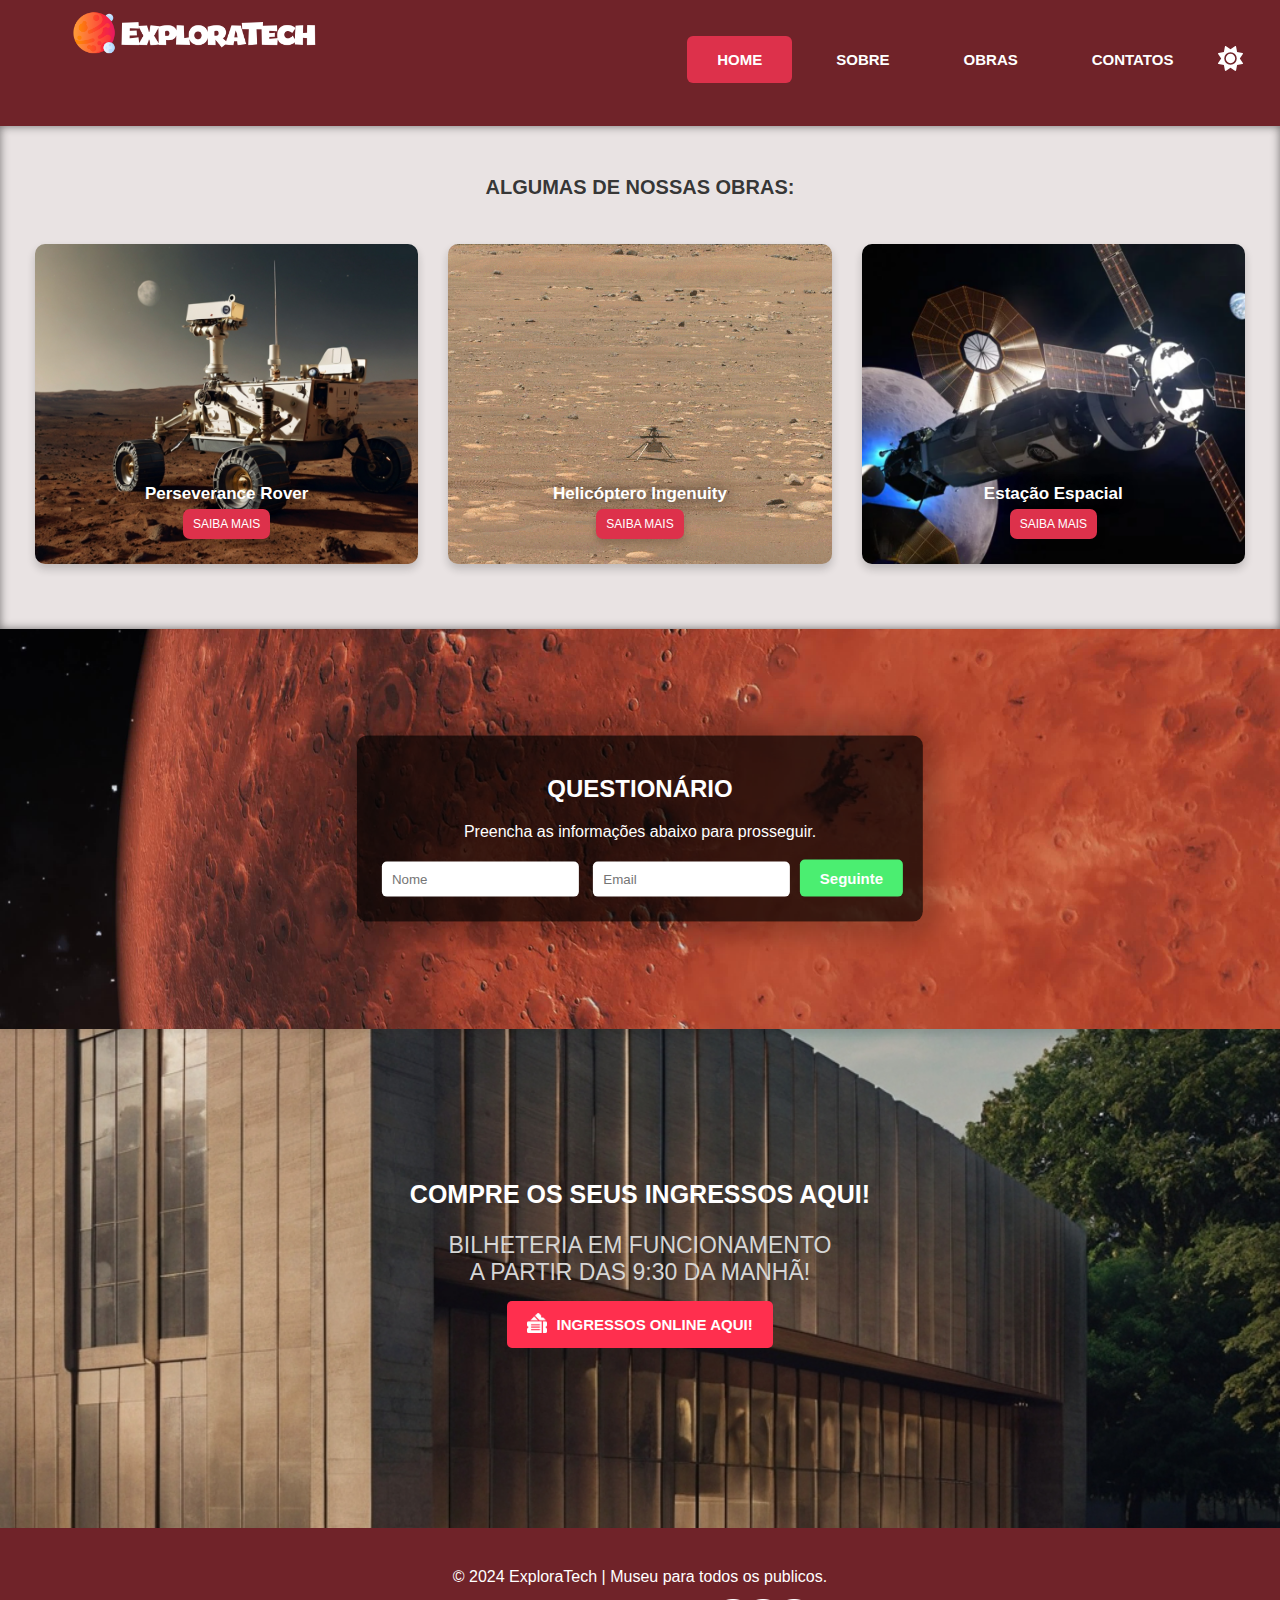
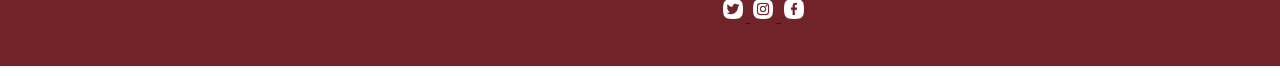
<file: index.html>
<!DOCTYPE html>
<html lang="pt-BR">

<head>
    <meta charset="UTF-8">
    <meta name="viewport" content="width=device-width, initial-scale=1.0">
    <title>ExploraTech | Inicio</title>
    <link rel="icon" href="Image/Logo_ExploraTech/mars.png"> 
    <link rel="stylesheet" href="styles/styles.css">
    <script defer="defer" src="script/index.js"></script>
</head>


<body>

    <header class="site-header">
        <div class="header-content"> 
            <a href="index.html" class="site-logo">
            <img src="Image/Logo_ExploraTech/LogoExploraTech01.png"
                    title=""></a> 
                    <input class="mobile-menu-checkbox" type="checkbox" id="mobile-menu-checkbox" />
            <label class="mobile-menu-icon" for="mobile-menu-checkbox"><span class="hamburger-icon"></span></label>
            <ul class="navigation-menu">
                <li><a href="index.html" title="Home" class="Selecao_Button">HOME</a></li>
                <li><a href="Templates/sobre.html" title="Sobre">SOBRE</a></li>
                <li><a href="Templates/obras.html" title="Artigos">OBRAS</a></li>
                <li><a href="Templates/faq.html" title="Contato">CONTATOS</a></li>
            </ul>   
        </div>

        <label class="modo_escuro">
            <input checked="checked" type="checkbox" id="sistema_modoEscuro">
              <svg viewBox="0 0 384 512" height="1em" xmlns="http://www.w3.org/2000/svg" class="moon"><path d="M223.5 32C100 32 0 132.3 0 256S100 480 223.5 480c60.6 0 115.5-24.2 155.8-63.4c5-4.9 6.3-12.5 3.1-18.7s-10.1-9.7-17-8.5c-9.8 1.7-19.8 2.6-30.1 2.6c-96.9 0-175.5-78.8-175.5-176c0-65.8 36-123.1 89.3-153.3c6.1-3.5 9.2-10.5 7.7-17.3s-7.3-11.9-14.3-12.5c-6.3-.5-12.6-.8-19-.8z"></path></svg>
              <svg viewBox="0 0 512 512" height="1em" xmlns="http://www.w3.org/2000/svg" class="sun"><path d="M361.5 1.2c5 2.1 8.6 6.6 9.6 11.9L391 121l107.9 19.8c5.3 1 9.8 4.6 11.9 9.6s1.5 10.7-1.6 15.2L446.9 256l62.3 90.3c3.1 4.5 3.7 10.2 1.6 15.2s-6.6 8.6-11.9 9.6L391 391 371.1 498.9c-1 5.3-4.6 9.8-9.6 11.9s-10.7 1.5-15.2-1.6L256 446.9l-90.3 62.3c-4.5 3.1-10.2 3.7-15.2 1.6s-8.6-6.6-9.6-11.9L121 391 13.1 371.1c-5.3-1-9.8-4.6-11.9-9.6s-1.5-10.7 1.6-15.2L65.1 256 2.8 165.7c-3.1-4.5-3.7-10.2-1.6-15.2s6.6-8.6 11.9-9.6L121 121 140.9 13.1c1-5.3 4.6-9.8 9.6-11.9s10.7-1.5 15.2 1.6L256 65.1 346.3 2.8c4.5-3.1 10.2-3.7 15.2-1.6zM160 256a96 96 0 1 1 192 0 96 96 0 1 1 -192 0zm224 0a128 128 0 1 0 -256 0 128 128 0 1 0 256 0z"></path></svg>
              </label>
    </header>

    <section class="sessao_obras">
        <div class="nossas_obras"> ALGUMAS DE NOSSAS OBRAS:</div>

        <div class="carrossel_obras_museu">

            <div class="obras_museu" style="background-image: url('Image/Obras/ObrasAgiota 06.jpg');">
                <h3>Perseverance Rover</h3>
                <a href="Templates/Views/ob_PerseveranceRover.html" class="Botao_Lucas">SAIBA MAIS</a> 
            </div> 
            <div class="obras_museu" style="background-image: url('Image/Obras/ObrasAgiota\ 01.gif');">
                <h3>Helicóptero Ingenuity</h3>
                <a href="Templates/Views/ob_helicopteroingenuity.html" class="Botao_Lucas">SAIBA MAIS</a>
            </div>
            <div class="obras_museu" style="background-image: url('Image/Obras/Gateway.png');">
                <h3>Estação Espacial</h3>
                <a href="Templates/Views/ob_estacaoEspacial.html" class="Botao_Lucas">SAIBA MAIS</a>
            </div>
        </div>

    </section>
     
    <section class="mars-section">
        <img class="Fundo-Marte" src="Image/Marte/Marte 08.jpg" alt="Fundo-Marte">
        <div class="form-container">
            <h2 style="color: white"> QUESTIONÁRIO </h2>
            <p style="color: white">Preencha as informações abaixo para prosseguir. </p>
            <input type="text" placeholder="Nome" id="name-input">
            <input type="email" placeholder="Email" id="email-input">
            <button class="Botao_Formulario"><a href="Templates/Views/questionario.html" class="botao_quest">Seguinte</a> </button>
        </div>
    </section>


<!-- Virtual Keyboard -->
<div id="virtual-keyboard">
    <!-- Primeira linha -->
    <div class="keyboard-row">
        <div class="keyboard-key">Q</div>
        <div class="keyboard-key">W</div>
        <div class="keyboard-key">E</div>
        <div class="keyboard-key">R</div>
        <div class="keyboard-key">T</div>
        <div class="keyboard-key">Y</div>
        <div class="keyboard-key">U</div>
        <div class="keyboard-key">I</div>
        <div class="keyboard-key">O</div>
        <div class="keyboard-key">P</div>
    </div>
    <!-- Segunda linha -->
    <div class="keyboard-row" style="margin-left: 20px;">
        <div class="keyboard-key">A</div>
        <div class="keyboard-key">S</div>
        <div class="keyboard-key">D</div>
        <div class="keyboard-key">F</div>
        <div class="keyboard-key">G</div>
        <div class="keyboard-key">H</div>
        <div class="keyboard-key">J</div>
        <div class="keyboard-key">K</div>
        <div class="keyboard-key">L</div>
        <div class="keyboard-key keyboard-special">⌫</div>
    </div>
    <!-- Terceira linha -->
    <div class="keyboard-row" style="margin-left: 40px;">
        <div class="keyboard-key">.</div>
        <div class="keyboard-key">Z</div>
        <div class="keyboard-key">X</div>
        <div class="keyboard-key">C</div>
        <div class="keyboard-key">V</div>
        <div class="keyboard-key">B</div>
        <div class="keyboard-key">N</div>
        <div class="keyboard-key">M</div>
        <div class="keyboard-key">@</div>
    </div>
    <!-- Linha de espaço -->
    <div class="keyboard-row">
        <div class="keyboard-key" style="width: 20%; margin-left: 0%;">&nbsp;</div> <!-- Espaço -->
    </div>
</div>

<section class="museu_ingressos">
    <div class="aviso_ingresso">
        <h1>COMPRE OS SEUS INGRESSOS AQUI!</h1>
        <p>BILHETERIA EM FUNCIONAMENTO <br> A PARTIR DAS 9:30 DA MANHÃ!</p>
        <button class="Botao_Ingresso">
            <img src="Image/Icones/ingressos.png" alt="Ícone" style="width: 20px; height: 20px; vertical-align: middle;">
            INGRESSOS ONLINE AQUI!
        </button>
    </div>

    <script>
        document.addEventListener('DOMContentLoaded', function() {
            const keyboard = document.getElementById('virtual-keyboard');
            const nameInput = document.getElementById('name-input');
            const emailInput = document.getElementById('email-input');
            let activeInput = null;
    
            // Show keyboard when input is focused
            function showKeyboard(input) {
                activeInput = input;
                keyboard.style.display = 'block';
            }
    
            nameInput.addEventListener('focus', () => showKeyboard(nameInput));
            emailInput.addEventListener('focus', () => showKeyboard(emailInput));
    
            // Close keyboard when clicking outside
            document.addEventListener('click', function(event) {
                if (!keyboard.contains(event.target) &&
                    event.target !== nameInput &&
                    event.target !== emailInput) {
                    keyboard.style.display = 'none';
                    activeInput = null;
                }
            });
    
            // Prevent event propagation to avoid immediate closing
            keyboard.addEventListener('click', function(event) {
                event.stopPropagation();
            });
    
            // Keyboard key click handlers
            const keys = document.querySelectorAll('.keyboard-key');
            keys.forEach(key => {
                key.addEventListener('click', function() {
                    if (!activeInput) return;
    
                    const keyText = this.textContent;
    
                    switch (keyText) {
                        case '⌫':
                            activeInput.value = activeInput.value.slice(0, -1);
                            break;
                        default:
                            activeInput.value += keyText;
                            break;
                    }
                });
            });
        });
    </script>
</section>


    <!-- Footer -->

    <footer class="footer">
        <p>© 2024 ExploraTech | Museu para todos os publicos.</p>
        <div class="footer-content">
            <div class="social-links">
                <a href="https://x.com/?lang=pt-br" aria-label="">
                    <img src="Image/Icones/TwitterBlack.png" alt="">
                </a>
                <a href="https://www.instagram.com" aria-label="Instagram">
                    <img src="Image/Icones/InstaBlack.png" alt="Instagram">
                </a>
                <a href="https://www.facebook.com/?locale=pt_BR" aria-label="Facebook">
                    <img src="Image/Icones/FaceBlack.png" alt="Facebook">
                </a>
            </div>
    </footer>
    
</body>

</html>
</file>
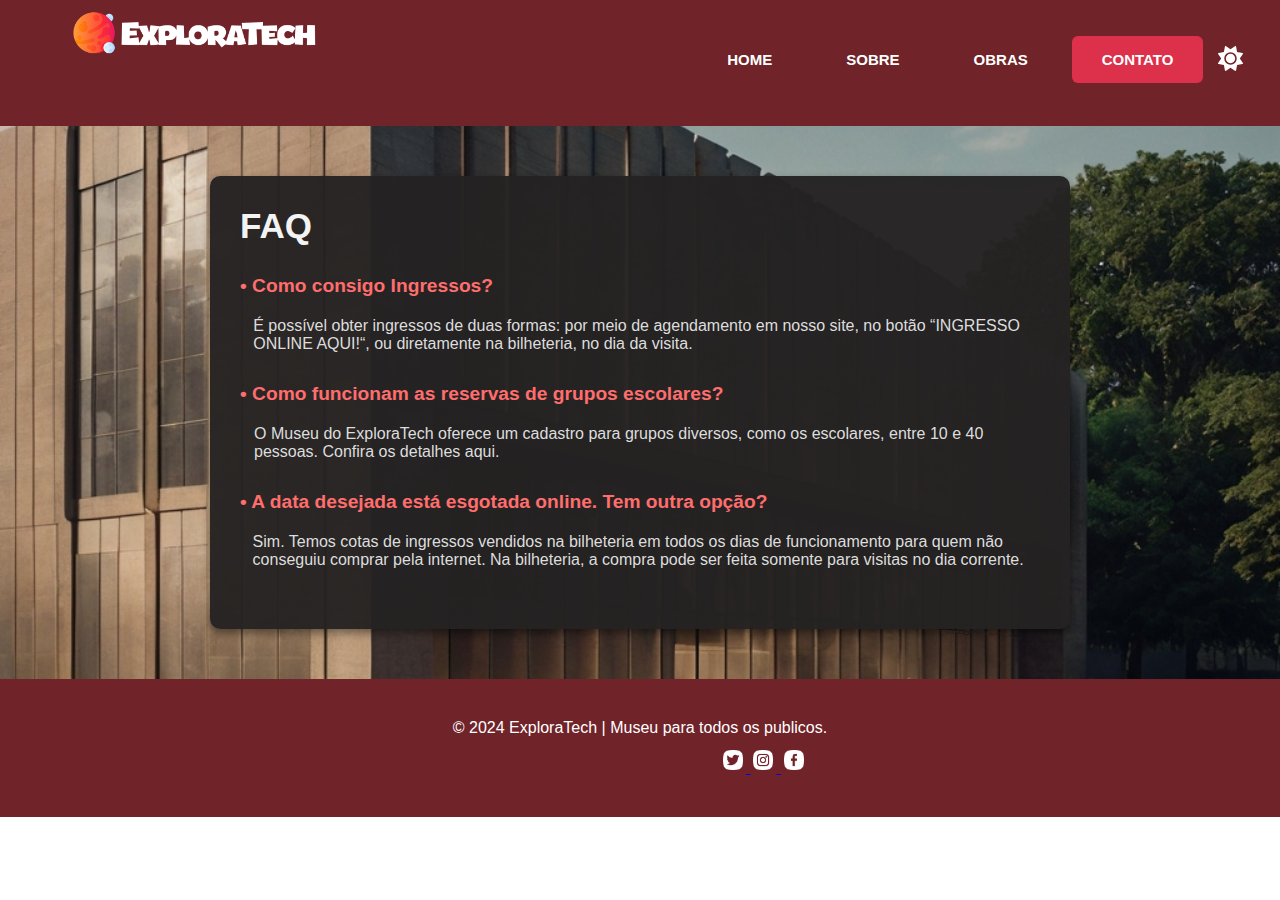
<file: Templates/faq.html>
<!DOCTYPE html>
<html lang="pt-BR">

<head>
    <meta charset="UTF-8">
    <meta name="viewport" content="width=device-width, initial-scale=1.0">
    <title>ExploraTech - FAQ</title>
    <link rel="icon" href="../Image/Logo_ExploraTech/mars.png">
    <link rel="stylesheet" href="../styles/styles.css"> 
    <script defer="defer" src="../script/index.js"></script>
</head>

<body>

    <header class="site-header">
        <div class="header-content"> 
            <a href="../index.html"  class="site-logo">
            <img src="../Image/Logo_ExploraTech/LogoExploraTech01.png"
                    title="Loop Nerd"></a> 
                    <input class="mobile-menu-checkbox" type="checkbox" id="mobile-menu-checkbox" />
            <label class="mobile-menu-icon" for="mobile-menu-checkbox"><span class="hamburger-icon"></span></label>
            <ul class="navigation-menu">
                <li><a href="../index.html" title="Home">HOME</a></li>
                <li><a href="../Templates/sobre.html" title="Sobre">SOBRE</a></li>
                <li><a href="../Templates/obras.html" title="Artigos">OBRAS</a></li>
                <li><a href="../Templates/faq.html" title="Contato" class="Selecao_Button">CONTATO</a></li>
            </ul>   
        </div>

        <label class="modo_escuro">
            <input checked="checked" type="checkbox" id="sistema_modoEscuro">
              <svg viewBox="0 0 384 512" height="1em" xmlns="http://www.w3.org/2000/svg" class="moon"><path d="M223.5 32C100 32 0 132.3 0 256S100 480 223.5 480c60.6 0 115.5-24.2 155.8-63.4c5-4.9 6.3-12.5 3.1-18.7s-10.1-9.7-17-8.5c-9.8 1.7-19.8 2.6-30.1 2.6c-96.9 0-175.5-78.8-175.5-176c0-65.8 36-123.1 89.3-153.3c6.1-3.5 9.2-10.5 7.7-17.3s-7.3-11.9-14.3-12.5c-6.3-.5-12.6-.8-19-.8z"></path></svg>
              <svg viewBox="0 0 512 512" height="1em" xmlns="http://www.w3.org/2000/svg" class="sun"><path d="M361.5 1.2c5 2.1 8.6 6.6 9.6 11.9L391 121l107.9 19.8c5.3 1 9.8 4.6 11.9 9.6s1.5 10.7-1.6 15.2L446.9 256l62.3 90.3c3.1 4.5 3.7 10.2 1.6 15.2s-6.6 8.6-11.9 9.6L391 391 371.1 498.9c-1 5.3-4.6 9.8-9.6 11.9s-10.7 1.5-15.2-1.6L256 446.9l-90.3 62.3c-4.5 3.1-10.2 3.7-15.2 1.6s-8.6-6.6-9.6-11.9L121 391 13.1 371.1c-5.3-1-9.8-4.6-11.9-9.6s-1.5-10.7 1.6-15.2L65.1 256 2.8 165.7c-3.1-4.5-3.7-10.2-1.6-15.2s6.6-8.6 11.9-9.6L121 121 140.9 13.1c1-5.3 4.6-9.8 9.6-11.9s10.7-1.5 15.2 1.6L256 65.1 346.3 2.8c4.5-3.1 10.2-3.7 15.2-1.6zM160 256a96 96 0 1 1 192 0 96 96 0 1 1 -192 0zm224 0a128 128 0 1 0 -256 0 128 128 0 1 0 256 0z"></path></svg>
              </label>
              
    </header>

        <section class="sessao_faq">
            <div class="faq-informacoes">
                <div>
                    <h2 class="faq">FAQ</h2> 
                    <div class="coluna_pergunta_01">
                        <h2 class="pergunta_01">
                            • Como consigo Ingressos?
                        </h2>
                        <div class="resposta-container">
                            <div class="linha-vermelha"></div>
                            <p class="resposta_01">
                                É possível obter ingressos de duas formas: por meio de agendamento em nosso site, no botão “INGRESSO ONLINE AQUI!“, ou diretamente na bilheteria, no dia da visita.
                            </p>
                        </div>
                    </div>
                    <div class="coluna_pergunta_02">
                        <h2 class="pergunta_02">
                            • Como funcionam as reservas de grupos escolares?
                        </h2>
                        <div class="resposta-container">
                            <div class="linha-vermelha"></div>
                            <p class="resposta_02">
                                O Museu do ExploraTech oferece um cadastro para grupos diversos, como os escolares, entre 10 e 40 pessoas. Confira os detalhes aqui.
                            </p>
                        </div>
                    </div>
                    <div class="coluna_pergunta_03">
                        <h2 class="pergunta_03">
                            • A data desejada está esgotada online. Tem outra opção?
                        </h2>
                        <div class="resposta-container">
                            <div class="linha-vermelha"></div>
                            <p class="resposta_03">
                                Sim. Temos cotas de ingressos vendidos na bilheteria em todos os dias de funcionamento para quem não conseguiu comprar pela internet. Na bilheteria, a compra pode ser feita somente para visitas no dia corrente.
                            </p>
                        </div>
                    </div>
                </div>
            </div>
        </section>
    

   <!-- Footer aqui -->

<footer class="footer">
    <p>© 2024 ExploraTech | Museu para todos os publicos.</p>
    <div class="footer-content">
        <div class="social-links">
            <a href="https://x.com/?lang=pt-br" aria-label="">
                <img src="../Image/Icones/TwitterBlack.png" alt="">
            </a>
            <a href="https://www.instagram.com" aria-label="Instagram">
                <img src="../Image/Icones/InstaBlack.png" alt="Instagram">
            </a>
            <a href="https://www.facebook.com/?locale=pt_BR" aria-label="Facebook">
                <img src="../Image/Icones/FaceBlack.png" alt="Facebook">
            </a>
        </div>
</footer>

</body>

</html>
</file>
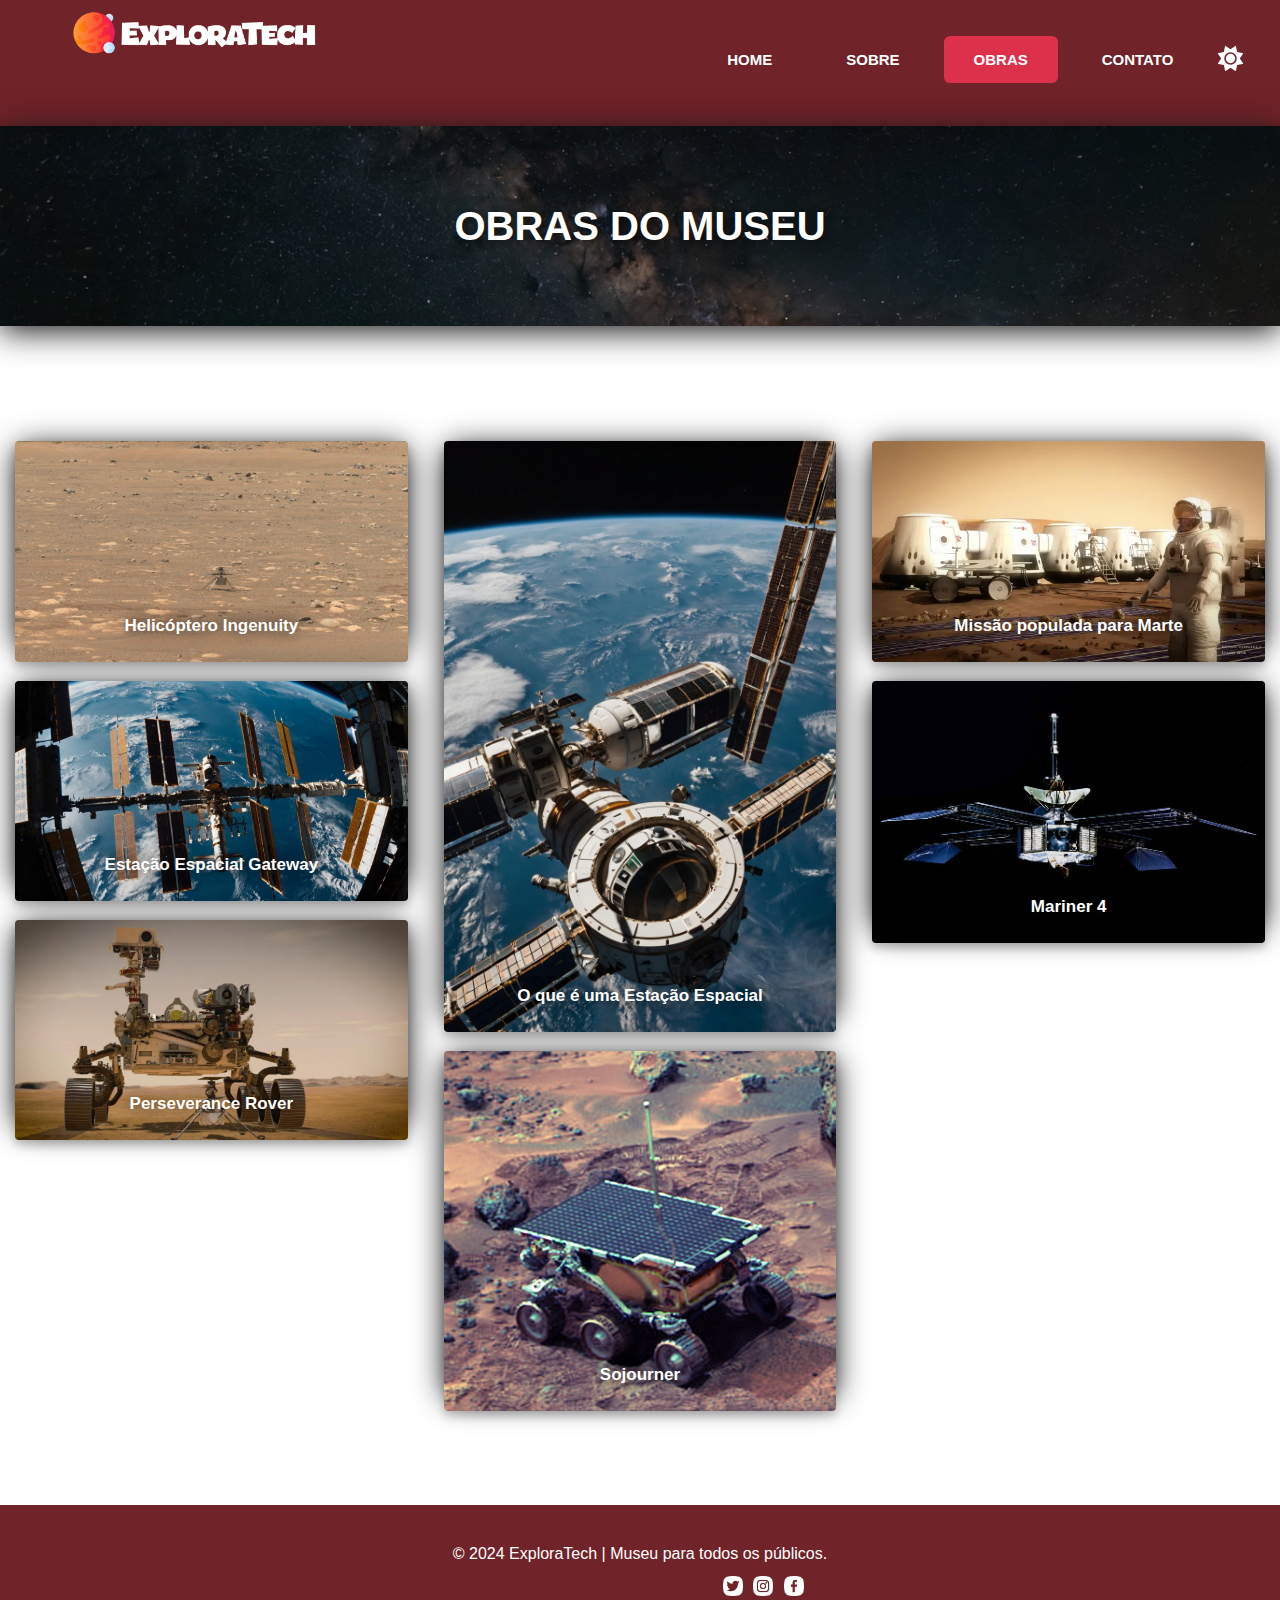
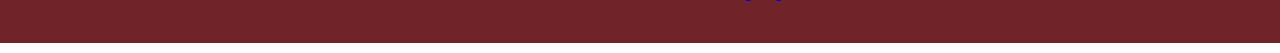
<file: Templates/obras.html>
<!DOCTYPE html>
<html lang="pt-BR">

<head>
    <meta charset="UTF-8">
    <meta name="viewport" content="width=device-width, initial-scale=1.0">
    <title>ExploraTech | Obras</title>
    <link rel="icon" href="../Image/Logo_ExploraTech/mars.png"> 
    <link rel="stylesheet" href="../styles/styles.css">
    <script defer="defer" src="../script/index.js"></script>
    <style>
        .obras_museu01 a {
            text-decoration: none;
            color: inherit;
            display: block;
        }
        .obras_museu01 a:hover {
            opacity: 0.8;
            cursor: pointer;
        }
    </style>
</head>

<body class="body_obras">

    <header class="site-header">
        <div class="header-content"> 
            <a href="../index.html" class="site-logo">
                <img src="../Image/Logo_ExploraTech/LogoExploraTech01.png" title="Loop Nerd">
            </a> 
            <input class="mobile-menu-checkbox" type="checkbox" id="mobile-menu-checkbox" />
            <label class="mobile-menu-icon" for="mobile-menu-checkbox"><span class="hamburger-icon"></span></label>
            <ul class="navigation-menu">
                <li><a href="../index.html" title="Home">HOME</a></li>
                <li><a href="../Templates/sobre.html" title="Sobre">SOBRE</a></li>
                <li><a href="../Templates/obras.html" title="Artigos" class="Selecao_Button">OBRAS</a></li>
                <li><a href="../Templates/faq.html" title="Contato">CONTATO</a></li>
            </ul>   
        </div>

        <label class="modo_escuro">
            <input checked="checked" type="checkbox" id="sistema_modoEscuro">
              <svg viewBox="0 0 384 512" height="1em" xmlns="http://www.w3.org/2000/svg" class="moon"><path d="M223.5 32C100 32 0 132.3 0 256S100 480 223.5 480c60.6 0 115.5-24.2 155.8-63.4c5-4.9 6.3-12.5 3.1-18.7s-10.1-9.7-17-8.5c-9.8 1.7-19.8 2.6-30.1 2.6c-96.9 0-175.5-78.8-175.5-176c0-65.8 36-123.1 89.3-153.3c6.1-3.5 9.2-10.5 7.7-17.3s-7.3-11.9-14.3-12.5c-6.3-.5-12.6-.8-19-.8z"></path></svg>
              <svg viewBox="0 0 512 512" height="1em" xmlns="http://www.w3.org/2000/svg" class="sun"><path d="M361.5 1.2c5 2.1 8.6 6.6 9.6 11.9L391 121l107.9 19.8c5.3 1 9.8 4.6 11.9 9.6s1.5 10.7-1.6 15.2L446.9 256l62.3 90.3c3.1 4.5 3.7 10.2 1.6 15.2s-6.6 8.6-11.9 9.6L391 391 371.1 498.9c-1 5.3-4.6 9.8-9.6 11.9s-10.7 1.5-15.2-1.6L256 446.9l-90.3 62.3c-4.5 3.1-10.2 3.7-15.2 1.6s-8.6-6.6-9.6-11.9L121 391 13.1 371.1c-5.3-1-9.8-4.6-11.9-9.6s-1.5-10.7 1.6-15.2L65.1 256 2.8 165.7c-3.1-4.5-3.7-10.2-1.6-15.2s6.6-8.6 11.9-9.6L121 121 140.9 13.1c1-5.3 4.6-9.8 9.6-11.9s10.7-1.5 15.2 1.6L256 65.1 346.3 2.8c4.5-3.1 10.2-3.7 15.2-1.6zM160 256a96 96 0 1 1 192 0 96 96 0 1 1 -192 0zm224 0a128 128 0 1 0 -256 0 128 128 0 1 0 256 0z"></path></svg>
              </label>
    </header>

    <div class="obras_titulo"> 
        <p>OBRAS DO MUSEU</p>
    </div>

    <main class="sessao_galeria">
        <section class="galeria">

            <div class="obras_museu01">
                <a href="Views/ob_helicopteroingenuity.html">
                    <img src="../Image/Obras/ObrasAgiota 01.gif" alt="Perseverance Rover" class="img_lucas">
                    <h3>Helicóptero Ingenuity</h3>
                </a>
            </div>

            <div class="obras_museu01">
                <a href="Views/ob_estacaoEspacial.html">
                    <img src="../Image/Obras/ObrasAgiota 02.jpg" alt="Estação Espacial" class="img_lucas">
                    <h3>Estação Espacial Gateway</h3>
                </a>
            </div>

            <div class="obras_museu01">
                <a href="Views/ob_PerseveranceRover.html">
                    <img src="../Image/Obras/ObrasAgiota 04.png" alt="Carro Espacial" class="img_lucas">
                    <h3>Perseverance Rover</h3>
                </a>
            </div>

            <div class="obras_museu01">
                <a href="Views/ob_oqEstacao.html">
                    <img src="../Image/Obras/ObrasAgiota 04.jpg" alt="Estação Espacial (Concept Art)" class="img_lucas">
                    <h3>O que é uma Estação Espacial</h3>
                </a>
            </div>

            <div class="obras_museu01">
                <a href="Views/ob_MarsPath.html">
                    <img src="../Image/Obras/MarsPath.jpg" alt="Carro Espacial (Segundo Modelo)" class="img_lucas">
                    <h3>Sojourner</h3>
                </a>
            </div>

            <div class="obras_museu01">
                <a href="Views/ob_sandra.html">
                    <img src="../Image/Obras/primeiracandidata.jpg" alt="Leonardo Aparecido (Engenheiro Aeroespacial)" class="img_lucas">
                    <h3>Missão populada para Marte</h3>
                </a>
            </div>

            <div class="obras_museu01">
                <a href="Views/ob_mariner4.html">
                    <img src="../Image/Obras/mariner4.jpg" alt="Jessica Watkins (Candidata a ir a Marte)" class="img_lucas">
                    <h3>Mariner 4</h3>
                </a>
            </div>

        </section>
    </main>

    <!-- Footer aqui -->
    <footer class="footer">
        <p>© 2024 ExploraTech | Museu para todos os públicos.</p>
        <div class="footer-content">
            <div class="social-links">
                <a href="https://x.com/?lang=pt-br" aria-label="">
                    <img src="../Image/Icones/TwitterBlack.png" alt="">
                </a>
                <a href="https://www.instagram.com" aria-label="Instagram">
                    <img src="../Image/Icones/InstaBlack.png" alt="Instagram">
                </a>
                <a href="https://www.facebook.com/?locale=pt_BR" aria-label="Facebook">
                    <img src="../Image/Icones/FaceBlack.png" alt="Facebook">
                </a>
            </div>
        </div>
    </footer>

</body>
</html>
</file>
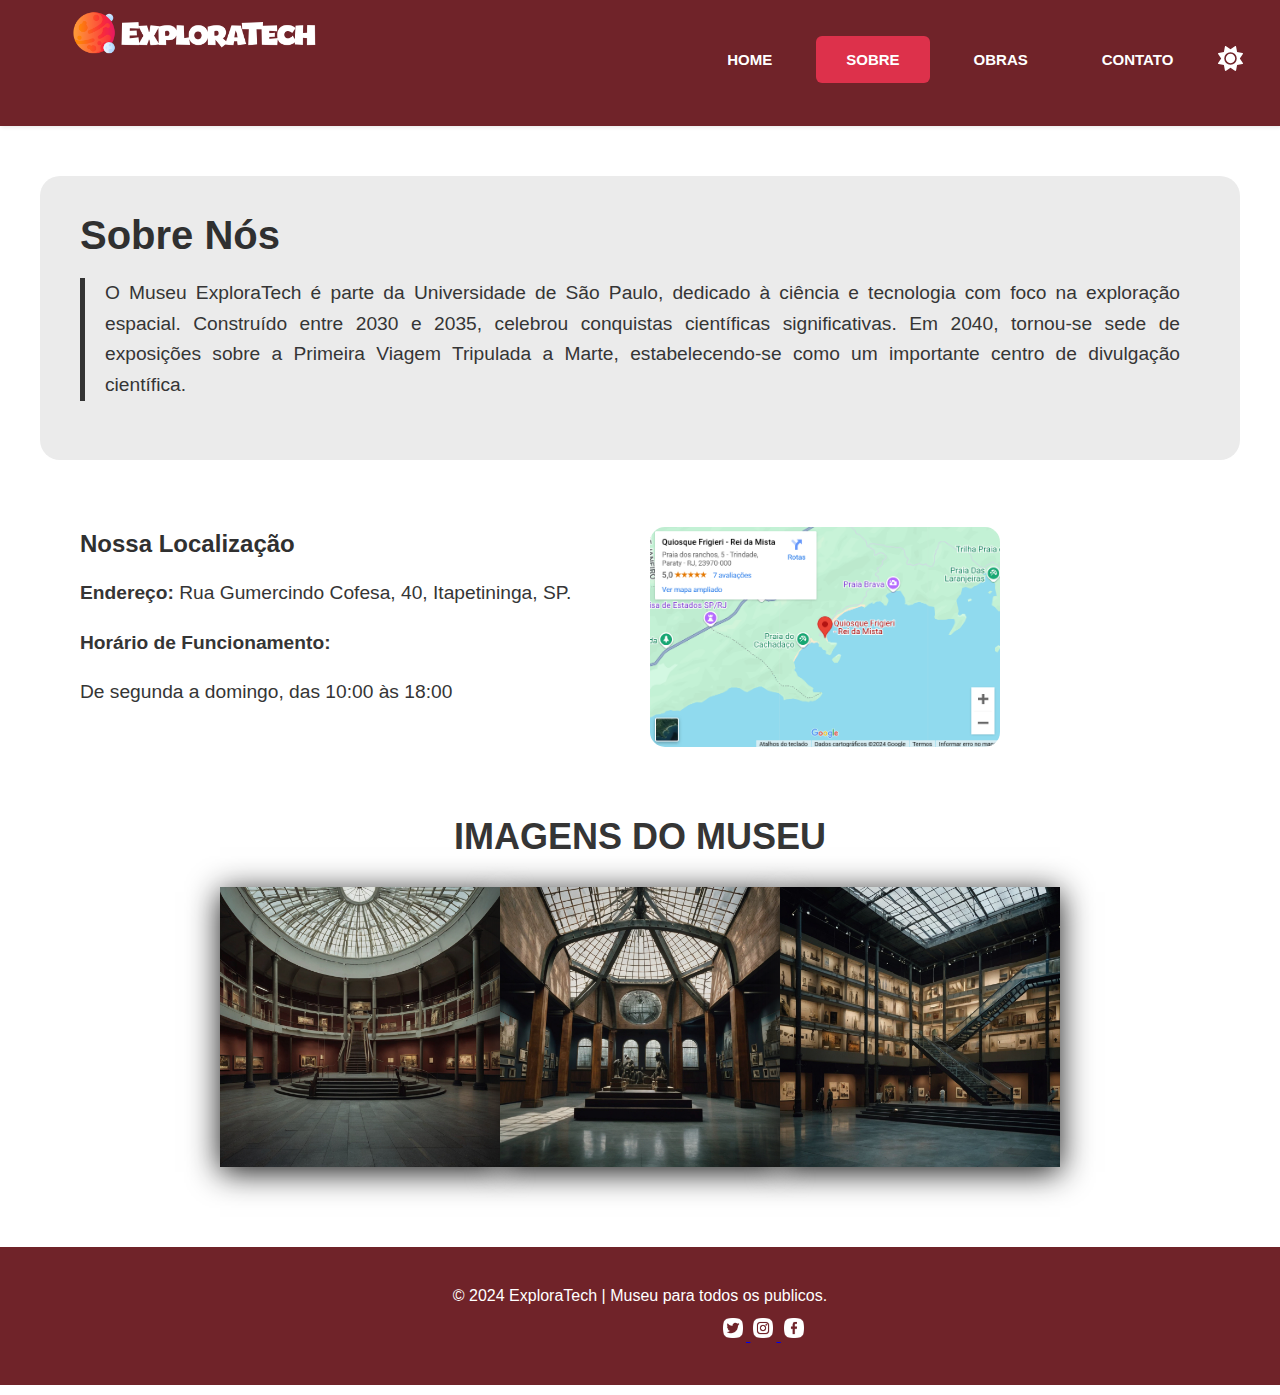
<file: Templates/sobre.html>
<!DOCTYPE html>
<html lang="pt-BR">

<head>
    <meta charset="UTF-8">
    <meta name="viewport" content="width=device-width, initial-scale=1.0">
    <title>ExploraTech | Sobre</title>
    <link rel="icon" href="../Image/Logo_ExploraTech/mars.png">
    <link rel="stylesheet" href="../styles/styles.css">
    <script defer="defer" src="../script/index.js"></script>
</head>

<body class="body_sobree">

    <header class="site-header">
        <div class="header-content">
            <a href="../index.html" class="site-logo">
                <img src="../Image/Logo_ExploraTech/LogoExploraTech01.png" title="Loop Nerd"></a>
            <input class="mobile-menu-checkbox" type="checkbox" id="mobile-menu-checkbox" />
            <label class="mobile-menu-icon" for="mobile-menu-checkbox"><span class="hamburger-icon"></span></label>
            <ul class="navigation-menu">
                <li><a href="../index.html" title="Home">HOME</a></li>
                <li><a href="../Templates/sobre.html" title="Sobre" class="Selecao_Button">SOBRE</a></li>
                <li><a href="../Templates/obras.html" title="Artigos">OBRAS</a></li>
                <li><a href="../Templates/faq.html" title="Contato">CONTATO</a></li>
            </ul>
        </div>

        <label class="modo_escuro">
            <input checked="checked" type="checkbox" id="sistema_modoEscuro">
            <svg viewBox="0 0 384 512" height="1em" xmlns="http://www.w3.org/2000/svg" class="moon">
                <path
                    d="M223.5 32C100 32 0 132.3 0 256S100 480 223.5 480c60.6 0 115.5-24.2 155.8-63.4c5-4.9 6.3-12.5 3.1-18.7s-10.1-9.7-17-8.5c-9.8 1.7-19.8 2.6-30.1 2.6c-96.9 0-175.5-78.8-175.5-176c0-65.8 36-123.1 89.3-153.3c6.1-3.5 9.2-10.5 7.7-17.3s-7.3-11.9-14.3-12.5c-6.3-.5-12.6-.8-19-.8z">
                </path>
            </svg>
            <svg viewBox="0 0 512 512" height="1em" xmlns="http://www.w3.org/2000/svg" class="sun">
                <path
                    d="M361.5 1.2c5 2.1 8.6 6.6 9.6 11.9L391 121l107.9 19.8c5.3 1 9.8 4.6 11.9 9.6s1.5 10.7-1.6 15.2L446.9 256l62.3 90.3c3.1 4.5 3.7 10.2 1.6 15.2s-6.6 8.6-11.9 9.6L391 391 371.1 498.9c-1 5.3-4.6 9.8-9.6 11.9s-10.7 1.5-15.2-1.6L256 446.9l-90.3 62.3c-4.5 3.1-10.2 3.7-15.2 1.6s-8.6-6.6-9.6-11.9L121 391 13.1 371.1c-5.3-1-9.8-4.6-11.9-9.6s-1.5-10.7 1.6-15.2L65.1 256 2.8 165.7c-3.1-4.5-3.7-10.2-1.6-15.2s6.6-8.6 11.9-9.6L121 121 140.9 13.1c1-5.3 4.6-9.8 9.6-11.9s10.7-1.5 15.2 1.6L256 65.1 346.3 2.8c4.5-3.1 10.2-3.7 15.2-1.6zM160 256a96 96 0 1 1 192 0 96 96 0 1 1 -192 0zm224 0a128 128 0 1 0 -256 0 128 128 0 1 0 256 0z">
                </path>
            </svg>
        </label>

    </header>

    <section class="sobre_nos">
        <div class="titulo_e_descricao">
            <h1>Sobre Nós</h1>
            <p>O Museu ExploraTech é parte da Universidade de São Paulo, dedicado à ciência e tecnologia com foco na
                exploração espacial. Construído entre 2030 e 2035, celebrou conquistas científicas significativas. Em
                2040, tornou-se sede de exposições sobre a Primeira Viagem Tripulada a Marte, estabelecendo-se como um
                importante centro de divulgação científica.</p>
        </div>
        <div class="localizacao_museu">
            <h2 class="titulo_museu">    Nossa Localização</h2>
            <p class="endereco_museu"><strong>Endereço:</strong> Rua Gumercindo Cofesa, 40, Itapetininga, SP.</p>
            <p class="funcionamento_museu"><strong>Horário de Funcionamento:</strong></p>
            <p class="horario_museu">De segunda a domingo, das 10:00 às 18:00</p>
            
            <div class="imagem_mapa">
                <img src="../Image/ImagensTestes/Quiosque Frigieri.png" alt="Mapa de Localização" class="Imagem_MapaMuseu">
            </div>
        </div>
        <div class="titulo_galeria">
            <p class="escrita_museu"> IMAGENS DO MUSEU </p>
        </div>

        <div class="galeria_top">
            <div class="imagens_museu">
                <img src="../Image/InteriorMuseu/InteriorMuseu (1).jpg" alt="">
            </div>
            <div class="imagens_museu">
                <img src="../Image/InteriorMuseu/InteriorMuseu (2).jpg" alt="">
            </div>
            <div class="imagens_museu">
                <img src="../Image/InteriorMuseu/InteriorMuseu (3).jpg" alt="">
            </div>
        </div>
    </section>

    <!-- Footer aqui -->

    <footer class="footer">
        <p>© 2024 ExploraTech | Museu para todos os publicos.</p>
        <div class="footer-content">
            <div class="social-links">
                <a href="https://x.com/?lang=pt-br" aria-label="">
                    <img src="../Image/Icones/TwitterBlack.png" alt="">
                </a>
                <a href="https://www.instagram.com" aria-label="Instagram">
                    <img src="../Image/Icones/InstaBlack.png" alt="Instagram">
                </a>
                <a href="https://www.facebook.com/?locale=pt_BR" aria-label="Facebook">
                    <img src="../Image/Icones/FaceBlack.png" alt="Facebook">
                </a>
            </div>
    </footer>
</body>

</html>
</file>
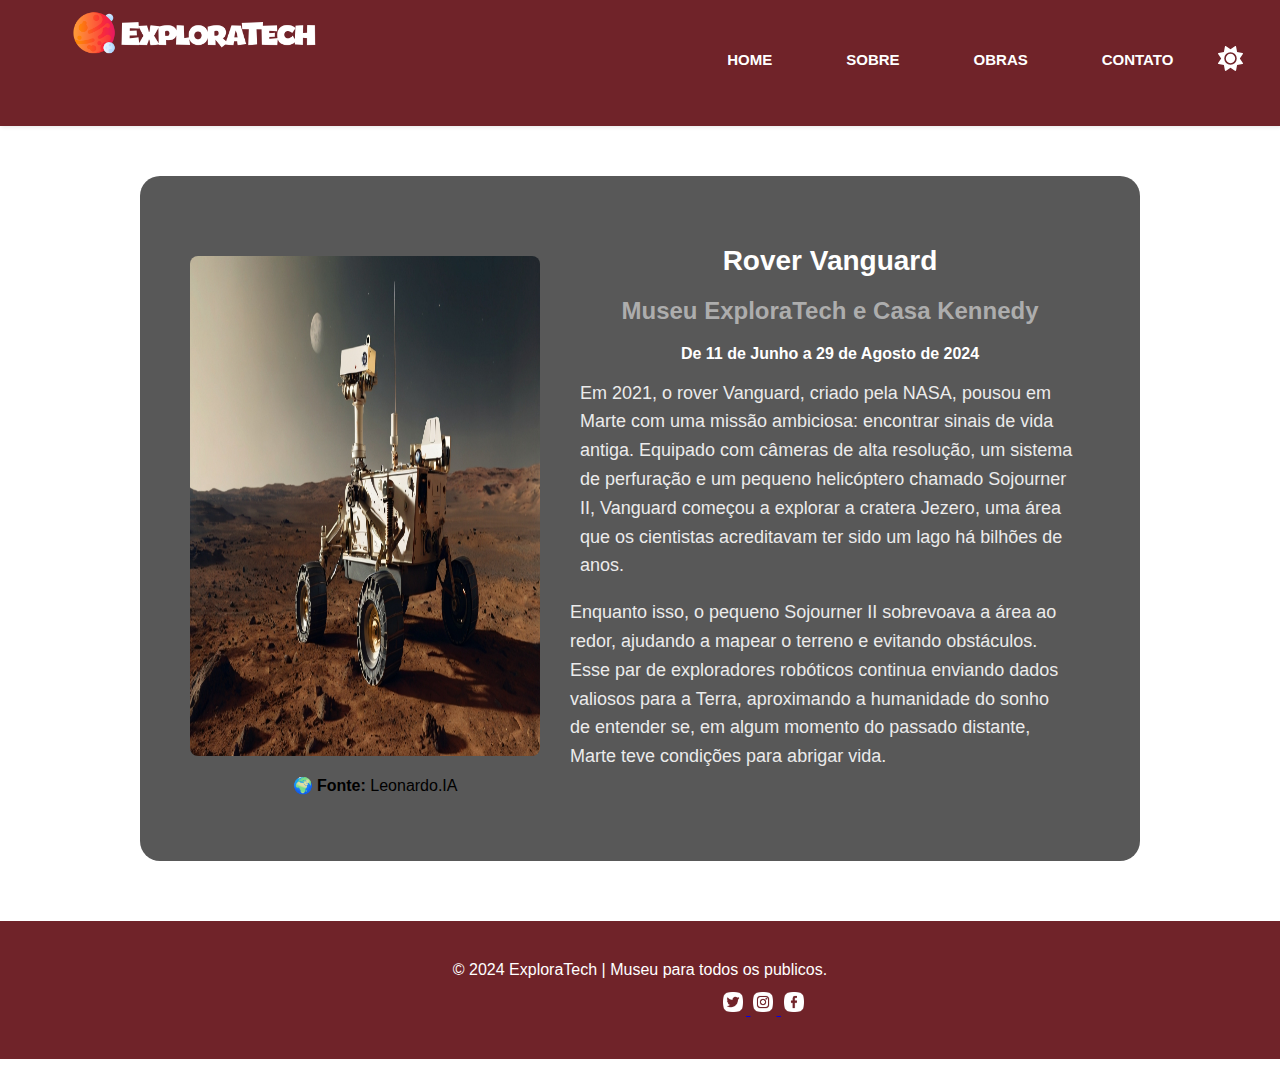
<file: Templates/Views/ob_carroLunar.html>
<!DOCTYPE html>
<html lang="pt-BR">

<head>
    <meta charset="UTF-8">
    <meta name="viewport" content="width=device-width, initial-scale=1.0">
    <title>ExploraTech | Lunar</title>
    <link rel="icon" href="../../Image/Logo_ExploraTech/mars.png">
    <link rel="stylesheet" href="../../styles/styles.css">
    <script defer="defer" src="../../script/index.js"></script>
</head>


<body>

    <header class="site-header">
        <div class="header-content">
            <a href="../../index.html" class="site-logo">
                <img src="../../Image/Logo_ExploraTech/LogoExploraTech01.png" title="Loop Nerd"></a>
            <input class="mobile-menu-checkbox" type="checkbox" id="mobile-menu-checkbox" />
            <label class="mobile-menu-icon" for="mobile-menu-checkbox"><span class="hamburger-icon"></span></label>
            <ul class="navigation-menu">
                <li><a href="../../index.html" title="Home">HOME</a></li>
                <li><a href="../Templates/sobre.html" title="Sobre">SOBRE</a></li>
                <li><a href="../Templates/obras.html" title="Artigos">OBRAS</a></li>
                <li><a href="../Templates/faq.html" title="Contato">CONTATO</a></li>
            </ul>
        </div>

        <label class="modo_escuro">
            <input checked="checked" type="checkbox" id="sistema_modoEscuro">
              <svg viewBox="0 0 384 512" height="1em" xmlns="http://www.w3.org/2000/svg" class="moon"><path d="M223.5 32C100 32 0 132.3 0 256S100 480 223.5 480c60.6 0 115.5-24.2 155.8-63.4c5-4.9 6.3-12.5 3.1-18.7s-10.1-9.7-17-8.5c-9.8 1.7-19.8 2.6-30.1 2.6c-96.9 0-175.5-78.8-175.5-176c0-65.8 36-123.1 89.3-153.3c6.1-3.5 9.2-10.5 7.7-17.3s-7.3-11.9-14.3-12.5c-6.3-.5-12.6-.8-19-.8z"></path></svg>
              <svg viewBox="0 0 512 512" height="1em" xmlns="http://www.w3.org/2000/svg" class="sun"><path d="M361.5 1.2c5 2.1 8.6 6.6 9.6 11.9L391 121l107.9 19.8c5.3 1 9.8 4.6 11.9 9.6s1.5 10.7-1.6 15.2L446.9 256l62.3 90.3c3.1 4.5 3.7 10.2 1.6 15.2s-6.6 8.6-11.9 9.6L391 391 371.1 498.9c-1 5.3-4.6 9.8-9.6 11.9s-10.7 1.5-15.2-1.6L256 446.9l-90.3 62.3c-4.5 3.1-10.2 3.7-15.2 1.6s-8.6-6.6-9.6-11.9L121 391 13.1 371.1c-5.3-1-9.8-4.6-11.9-9.6s-1.5-10.7 1.6-15.2L65.1 256 2.8 165.7c-3.1-4.5-3.7-10.2-1.6-15.2s6.6-8.6 11.9-9.6L121 121 140.9 13.1c1-5.3 4.6-9.8 9.6-11.9s10.7-1.5 15.2 1.6L256 65.1 346.3 2.8c4.5-3.1 10.2-3.7 15.2-1.6zM160 256a96 96 0 1 1 192 0 96 96 0 1 1 -192 0zm224 0a128 128 0 1 0 -256 0 128 128 0 1 0 256 0z"></path></svg>
              </label>
              
    </header>

    <section class="Sessao_Obra">

        <div class="imagem_obra">
            <img src="../../Image/Obras/ObrasAgiota 06.jpg" alt="">
            <p class="fonte_obras"><strong>🌍 Fonte: </strong>Leonardo.IA</p>
        </div>

        <div class="detalhes_obra">
            <h1>Rover Vanguard</h1>
            <h2>Museu ExploraTech e Casa Kennedy</h2>
            <p class="data_obra"><strong>De 11 de Junho a 29 de Agosto de 2024</strong></p>
            <p class="descricao_obra">Em 2021, o rover Vanguard, criado pela NASA, pousou em Marte com uma missão
                ambiciosa: encontrar sinais de vida antiga. Equipado com câmeras de alta resolução, um sistema de
                perfuração e um pequeno helicóptero chamado Sojourner II, Vanguard começou a explorar a cratera Jezero,
                uma área que os cientistas acreditavam ter sido um lago há bilhões de anos.</p>
            <p class="descriptionEsquerda">Enquanto isso, o pequeno Sojourner II sobrevoava a área ao redor, ajudando a
                mapear o terreno e evitando obstáculos. Esse par de exploradores robóticos continua enviando dados
                valiosos para a Terra, aproximando a humanidade do sonho de entender se, em algum momento do passado
                distante, Marte teve condições para abrigar vida.
            </p>
        </div>
    </section>

    <!-- Footer aqui -->

    <footer class="footer">
        <p>© 2024 ExploraTech | Museu para todos os publicos.</p>
        <div class="footer-content">
            <div class="social-links">
                <a href="https://x.com/?lang=pt-br" aria-label="">
                    <img src="../../Image/Icones/TwitterBlack.png" alt="">
                </a>
                <a href="https://www.instagram.com" aria-label="Instagram">
                    <img src="../../Image/Icones/InstaBlack.png" alt="Instagram">
                </a>
                <a href="https://www.facebook.com/?locale=pt_BR" aria-label="Facebook">
                    <img src="../../Image/Icones/FaceBlack.png" alt="Facebook">
                </a>
            </div>
    </footer>

</body>

</html>
</file>
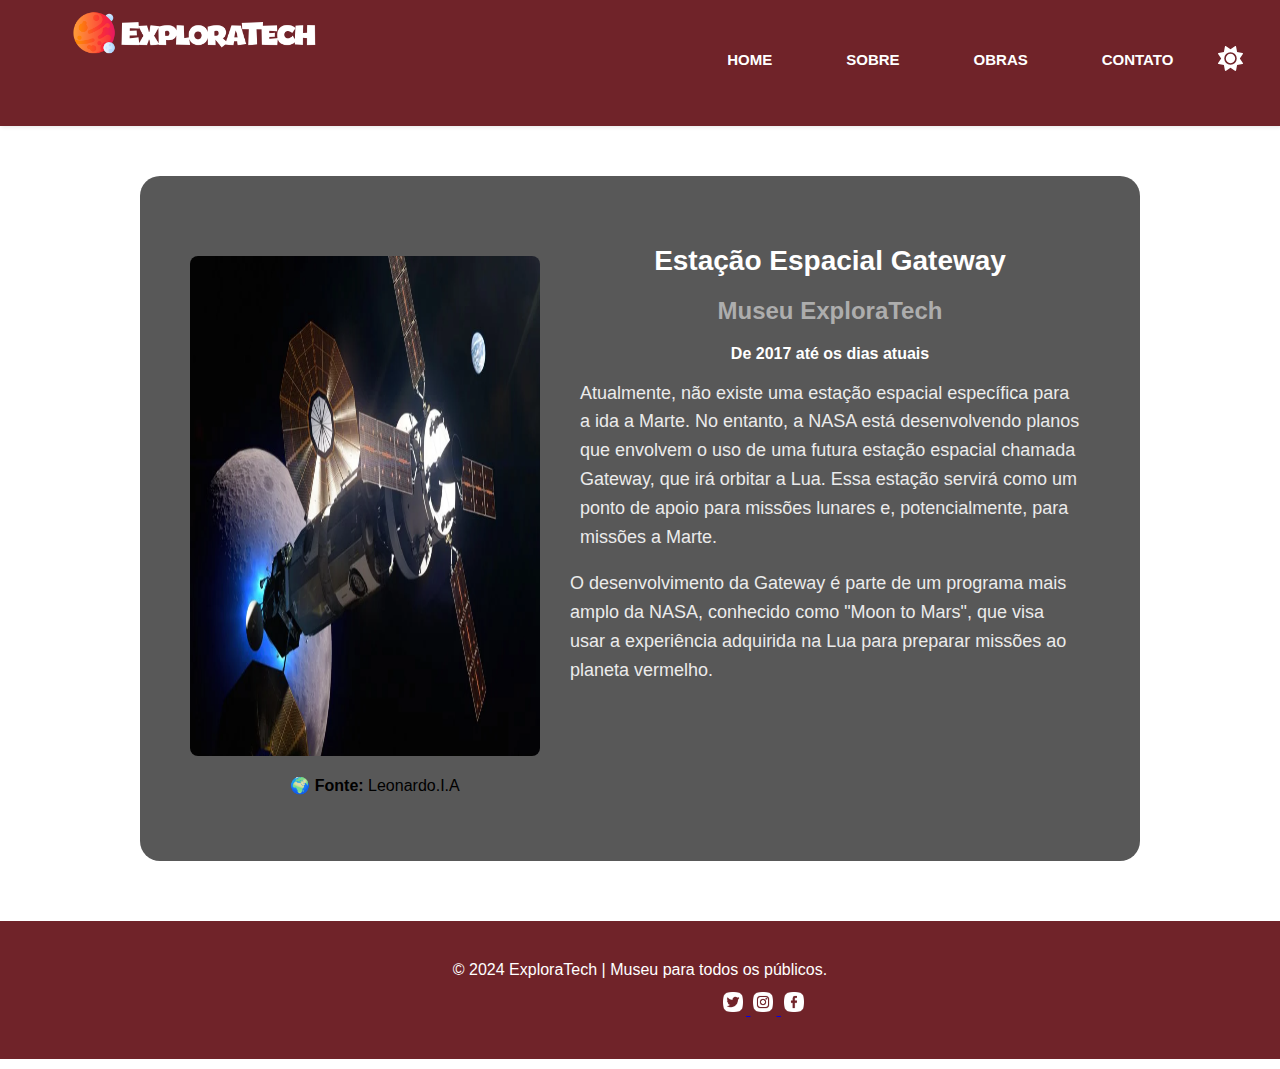
<file: Templates/Views/ob_estacaoEspacial.html>
<!DOCTYPE html>
<html lang="pt-BR">

<head>
    <meta charset="UTF-8">
    <meta name="viewport" content="width=device-width, initial-scale=1.0">
    <title>ExploraTech | Estação Espacial</title>
    <link rel="icon" href="../../Image/Logo_ExploraTech/mars.png"> 
    <link rel="stylesheet" href="../../styles/styles.css"> <!-- Ajustado para caminho relativo -->
    <script defer="defer" src="../../script/index.js"></script> <!-- Ajustado para caminho relativo -->
</head>

<body>
   
    <header class="site-header">
        <div class="header-content"> 
            <a href="../../index.html" class="site-logo"> <!-- Ajustado para caminho relativo -->
                <img src="../../Image/Logo_ExploraTech/LogoExploraTech01.png" title="">
            </a> 
            <input class="mobile-menu-checkbox" type="checkbox" id="mobile-menu-checkbox" />
            <label class="mobile-menu-icon" for="mobile-menu-checkbox"><span class="hamburger-icon"></span></label>
            <ul class="navigation-menu">
                <li><a href="../../index.html" title="Home">HOME</a></li>
                <li><a href="../sobre.html" title="Sobre">SOBRE</a></li>
                <li><a href="../obras.html" title="Artigos">OBRAS</a></li>
                <li><a href="../faq.html" title="Contato">CONTATO</a></li>
            </ul>   
        </div>

        <label class="modo_escuro">
            <input checked="checked" type="checkbox" id="sistema_modoEscuro">
              <svg viewBox="0 0 384 512" height="1em" xmlns="http://www.w3.org/2000/svg" class="moon"><path d="M223.5 32C100 32 0 132.3 0 256S100 480 223.5 480c60.6 0 115.5-24.2 155.8-63.4c5-4.9 6.3-12.5 3.1-18.7s-10.1-9.7-17-8.5c-9.8 1.7-19.8 2.6-30.1 2.6c-96.9 0-175.5-78.8-175.5-176c0-65.8 36-123.1 89.3-153.3c6.1-3.5 9.2-10.5 7.7-17.3s-7.3-11.9-14.3-12.5c-6.3-.5-12.6-.8-19-.8z"></path></svg>
              <svg viewBox="0 0 512 512" height="1em" xmlns="http://www.w3.org/2000/svg" class="sun"><path d="M361.5 1.2c5 2.1 8.6 6.6 9.6 11.9L391 121l107.9 19.8c5.3 1 9.8 4.6 11.9 9.6s1.5 10.7-1.6 15.2L446.9 256l62.3 90.3c3.1 4.5 3.7 10.2 1.6 15.2s-6.6 8.6-11.9 9.6L391 391 371.1 498.9c-1 5.3-4.6 9.8-9.6 11.9s-10.7 1.5-15.2-1.6L256 446.9l-90.3 62.3c-4.5 3.1-10.2 3.7-15.2 1.6s-8.6-6.6-9.6-11.9L121 391 13.1 371.1c-5.3-1-9.8-4.6-11.9-9.6s-1.5-10.7 1.6-15.2L65.1 256 2.8 165.7c-3.1-4.5-3.7-10.2-1.6-15.2s6.6-8.6 11.9-9.6L121 121 140.9 13.1c1-5.3 4.6-9.8 9.6-11.9s10.7-1.5 15.2 1.6L256 65.1 346.3 2.8c4.5-3.1 10.2-3.7 15.2-1.6zM160 256a96 96 0 1 1 192 0 96 96 0 1 1 -192 0zm224 0a128 128 0 1 0 -256 0 128 128 0 1 0 256 0z"></path></svg>
              </label>
              
    </header>

    <section class="Sessao_Obra">
        
        <div class="imagem_obra">
            <img src="../../Image/Obras/Gateway.png" alt="Imagem do Perseverance Rover em Marte">
            <p class="fonte_obras"><strong>🌍 Fonte: </strong>Leonardo.I.A</p>
        </div>
        
        <div class="detalhes_obra">
            <h1>Estação Espacial Gateway</h1>
            <h2>Museu ExploraTech</h2>
            <p class="data_obra"><strong>De 2017 até os dias atuais</strong></p>
            <p class="descricao_obra">Atualmente, não existe uma estação espacial específica para a ida a Marte. 
                No entanto, a NASA está desenvolvendo planos que envolvem o uso de uma futura estação espacial chamada Gateway, 
                que irá orbitar a Lua. Essa estação servirá como um ponto de apoio para missões lunares e, potencialmente, para missões a 
                Marte. </p>
            <p class="descriptionEsquerda">O desenvolvimento da Gateway é parte de um programa mais amplo da NASA, 
                conhecido como "Moon to Mars", que visa usar a experiência adquirida na Lua para preparar missões 
                ao planeta vermelho.
            </p>

        </div>
    </section>

    <!-- Footer aqui -->
    <footer class="footer">
        <p>© 2024 ExploraTech | Museu para todos os públicos.</p>
        <div class="footer-content">
            <div class="social-links">
                <a href="https://x.com/?lang=pt-br" aria-label="">
                    <img src="../../Image/Icones/TwitterBlack.png" alt="">
                </a>
                <a href="https://www.instagram.com" aria-label="Instagram">
                    <img src="../../Image/Icones/InstaBlack.png" alt="Instagram">
                </a>
                <a href="https://www.facebook.com/?locale=pt_BR" aria-label="Facebook">
                    <img src="../../Image/Icones/FaceBlack.png" alt="Facebook">
                </a>
            </div>
        </div>
    </footer>

</body>
</html>
</file>
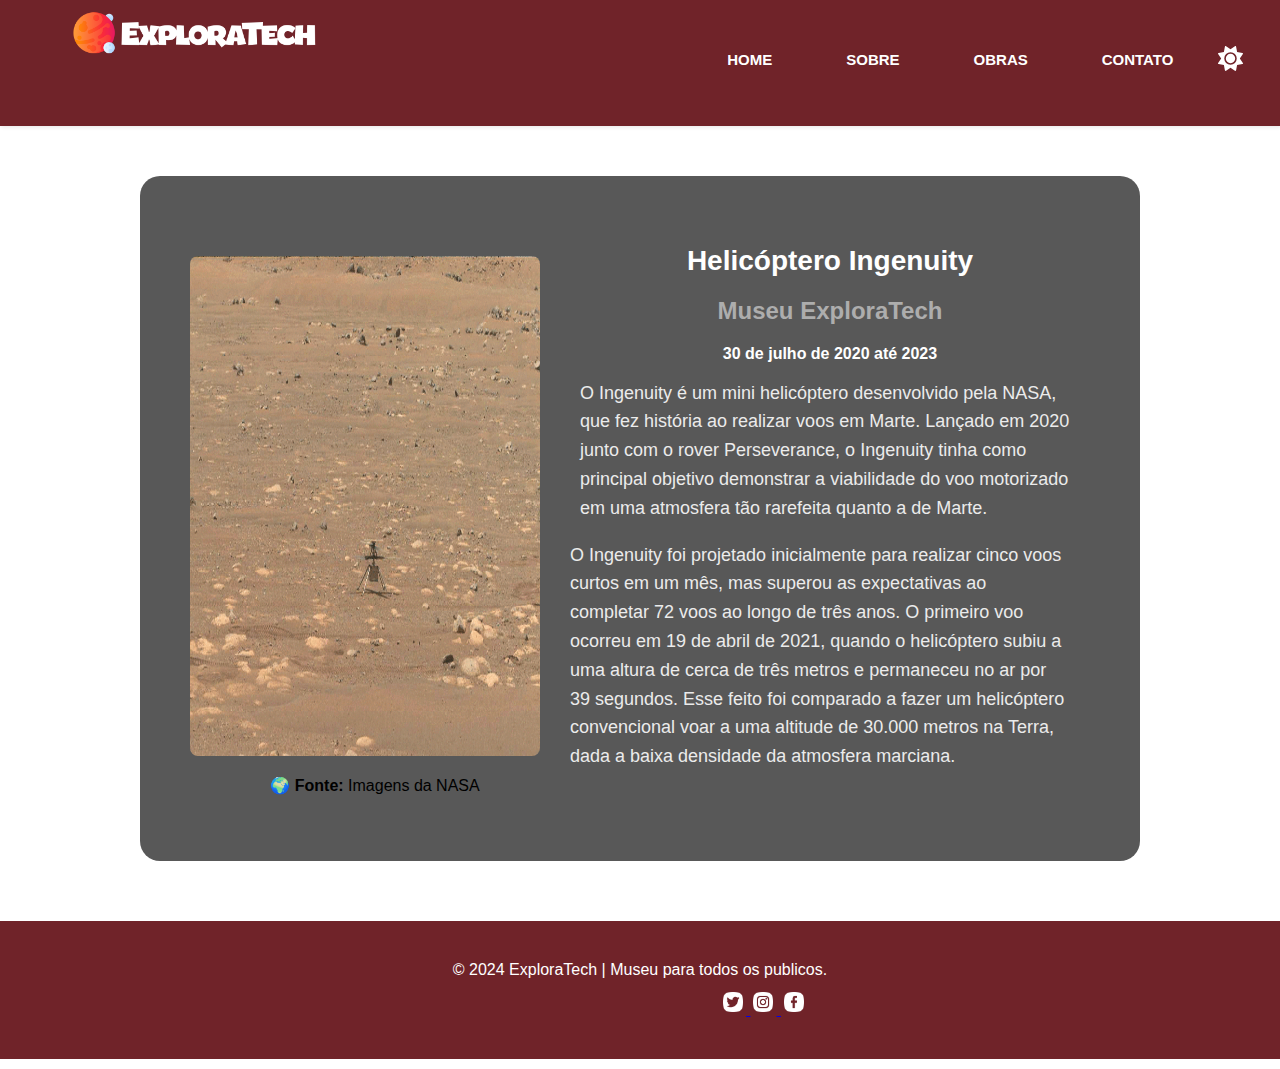
<file: Templates/Views/ob_helicopteroingenuity.html>
<!DOCTYPE html>
<html lang="pt-BR">

<head>
    <meta charset="UTF-8">
    <meta name="viewport" content="width=device-width, initial-scale=1.0">
    <title>ExploraTech | Rover</title>
    <link rel="icon" href="../../Image/Logo_ExploraTech/mars.png"> 
    <link rel="stylesheet" href="../../styles/styles.css">
    <script defer="defer" src="../../script/index.js"></script>
</head>


<body>
    

    <header class="site-header">
        <div class="header-content"> 
            <a href="../../index.html" class="site-logo">
            <img src="../../Image/Logo_ExploraTech/LogoExploraTech01.png"
                    title=""></a> 
                    <input class="mobile-menu-checkbox" type="checkbox" id="mobile-menu-checkbox" />
            <label class="mobile-menu-icon" for="mobile-menu-checkbox"><span class="hamburger-icon"></span></label>
            <ul class="navigation-menu">
                <li><a href="../../index.html" title="Home">HOME</a></li>
                <li><a href="../sobre.html" title="Sobre">SOBRE</a></li>
                <li><a href="../obras.html" title="Artigos">OBRAS</a></li>
                <li><a href="../faq.html" title="Contato">CONTATO</a></li>
            </ul>   
        </div>

        <label class="modo_escuro">
            <input checked="checked" type="checkbox" id="sistema_modoEscuro">
              <svg viewBox="0 0 384 512" height="1em" xmlns="http://www.w3.org/2000/svg" class="moon"><path d="M223.5 32C100 32 0 132.3 0 256S100 480 223.5 480c60.6 0 115.5-24.2 155.8-63.4c5-4.9 6.3-12.5 3.1-18.7s-10.1-9.7-17-8.5c-9.8 1.7-19.8 2.6-30.1 2.6c-96.9 0-175.5-78.8-175.5-176c0-65.8 36-123.1 89.3-153.3c6.1-3.5 9.2-10.5 7.7-17.3s-7.3-11.9-14.3-12.5c-6.3-.5-12.6-.8-19-.8z"></path></svg>
              <svg viewBox="0 0 512 512" height="1em" xmlns="http://www.w3.org/2000/svg" class="sun"><path d="M361.5 1.2c5 2.1 8.6 6.6 9.6 11.9L391 121l107.9 19.8c5.3 1 9.8 4.6 11.9 9.6s1.5 10.7-1.6 15.2L446.9 256l62.3 90.3c3.1 4.5 3.7 10.2 1.6 15.2s-6.6 8.6-11.9 9.6L391 391 371.1 498.9c-1 5.3-4.6 9.8-9.6 11.9s-10.7 1.5-15.2-1.6L256 446.9l-90.3 62.3c-4.5 3.1-10.2 3.7-15.2 1.6s-8.6-6.6-9.6-11.9L121 391 13.1 371.1c-5.3-1-9.8-4.6-11.9-9.6s-1.5-10.7 1.6-15.2L65.1 256 2.8 165.7c-3.1-4.5-3.7-10.2-1.6-15.2s6.6-8.6 11.9-9.6L121 121 140.9 13.1c1-5.3 4.6-9.8 9.6-11.9s10.7-1.5 15.2 1.6L256 65.1 346.3 2.8c4.5-3.1 10.2-3.7 15.2-1.6zM160 256a96 96 0 1 1 192 0 96 96 0 1 1 -192 0zm224 0a128 128 0 1 0 -256 0 128 128 0 1 0 256 0z"></path></svg>
              </label>
    </header>

    <section class="Sessao_Obra">
        
        <div class="imagem_obra">
            <img src="../../Image/Obras/ObrasAgiota 01.gif" alt="Imagem do Perseverance Rover em Marte">
            <p class="fonte_obras"><strong>🌍 Fonte: </strong>Imagens da NASA</p>
        </div>
        
        <div class="detalhes_obra">
            <h1>Helicóptero Ingenuity</h1>
            <h2>Museu ExploraTech</h2>
            <p class="data_obra"><strong>30 de julho de 2020 até 2023</strong></p>
            <p class="descricao_obra">O Ingenuity é um mini helicóptero desenvolvido pela NASA,
                 que fez história ao realizar voos em Marte. Lançado em 2020 junto com o rover Perseverance, 
                 o Ingenuity tinha como principal objetivo demonstrar a viabilidade do voo motorizado em uma 
                 atmosfera tão rarefeita quanto a de Marte.</p>
            <p class="descriptionEsquerda">O Ingenuity foi projetado inicialmente para realizar cinco voos curtos em um mês, 
                mas superou as expectativas ao completar 72 voos ao longo de três anos. O primeiro voo ocorreu em 19 de abril 
                de 2021, quando o helicóptero subiu a uma altura de cerca de três metros e permaneceu no ar por 39 segundos. 
                Esse feito foi comparado a fazer um helicóptero convencional voar a uma altitude de 30.000 metros na Terra, 
                dada a baixa densidade da atmosfera marciana.
            </p>
        </div>
    </section>

    <!-- Footer aqui -->

<footer class="footer">
    <p>© 2024 ExploraTech | Museu para todos os publicos.</p>
    <div class="footer-content">
        <div class="social-links">
            <a href="https://x.com/?lang=pt-br" aria-label="">
                <img src="../../Image/Icones/TwitterBlack.png" alt="">
            </a>
            <a href="https://www.instagram.com" aria-label="Instagram">
                <img src="../../Image/Icones/InstaBlack.png" alt="Instagram">
            </a>
            <a href="https://www.facebook.com/?locale=pt_BR" aria-label="Facebook">
                <img src="../../Image/Icones/FaceBlack.png" alt="Facebook">
            </a>
        </div>
</footer>

</body>
</html>
</file>
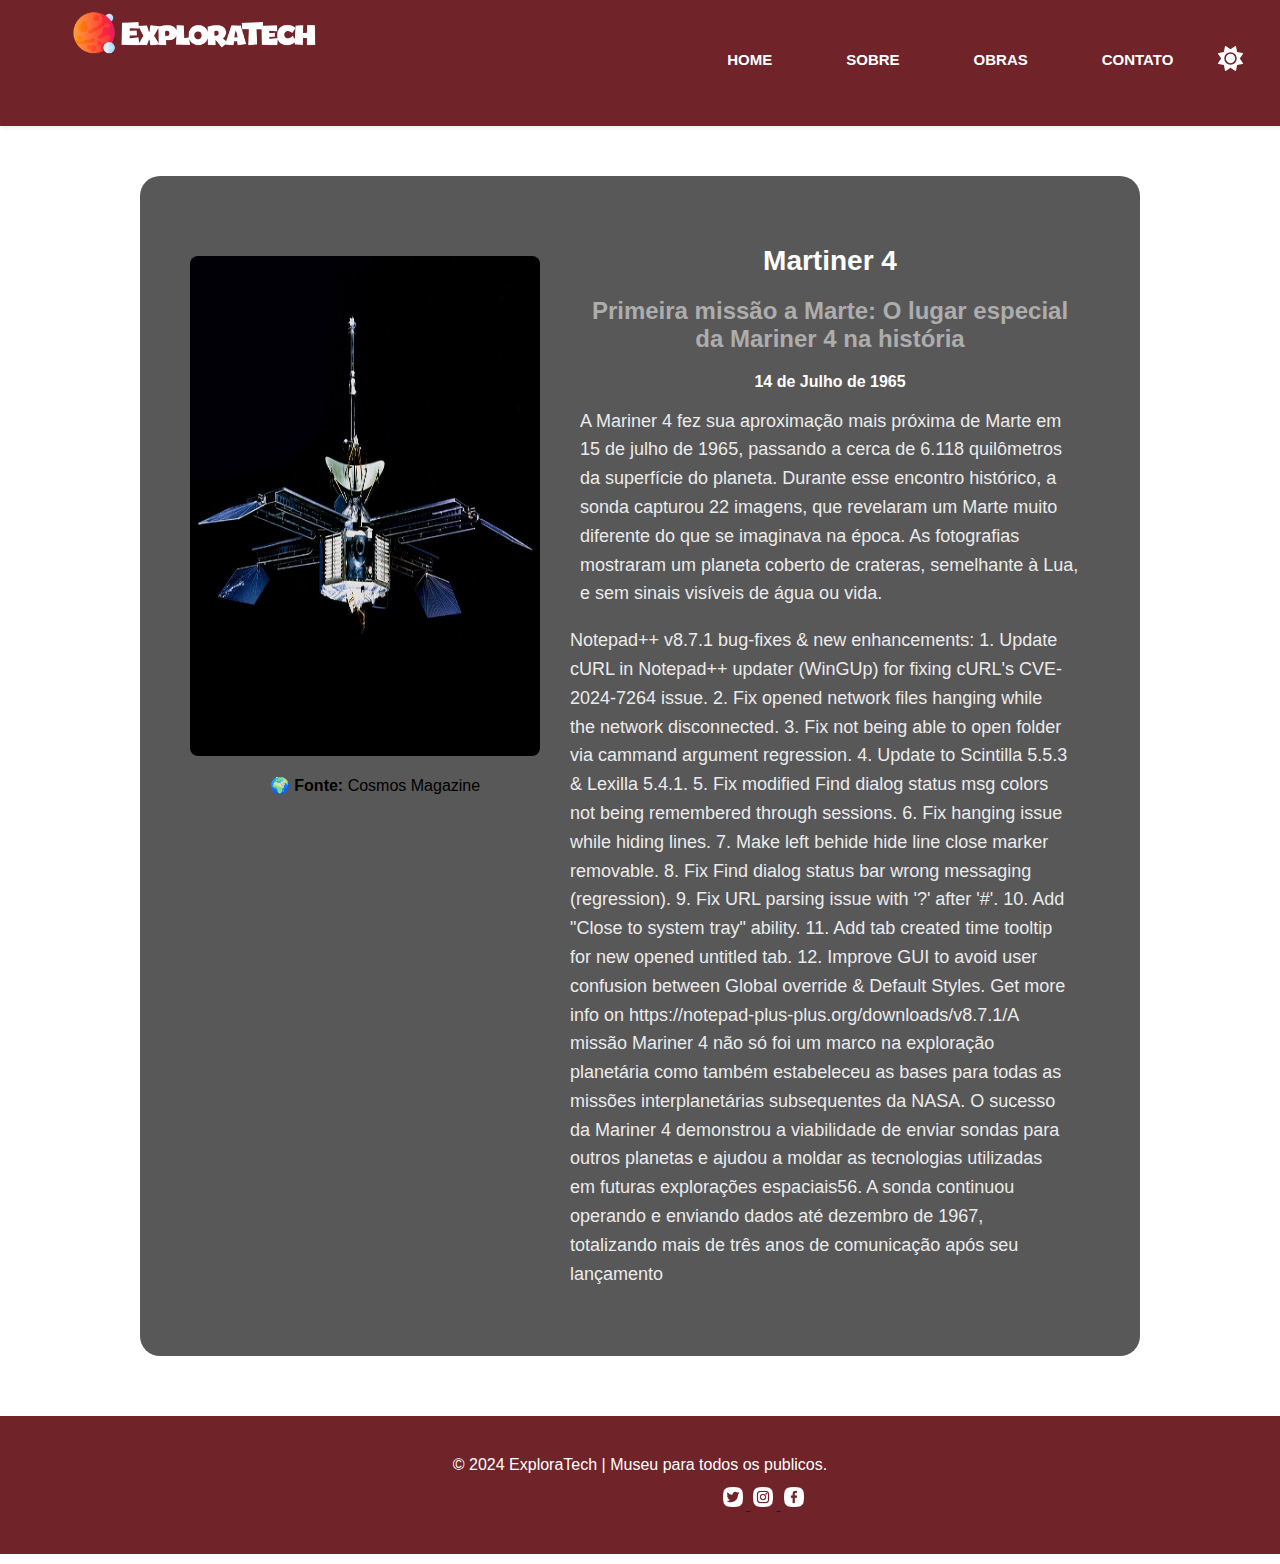
<file: Templates/Views/ob_mariner4.html>
<!DOCTYPE html>
<html lang="pt-BR">

<head>
    <meta charset="UTF-8">
    <meta name="viewport" content="width=device-width, initial-scale=1.0">
    <title>ExploraTech | Lunar</title>
    <link rel="icon" href="../../Image/Logo_ExploraTech/mars.png">
    <link rel="stylesheet" href="../../styles/styles.css">
    <script defer="defer" src="../../script/index.js"></script>
</head>


<body>

    <header class="site-header">
        <div class="header-content">
            <a href="../../index.html" class="site-logo">
                <img src="../../Image/Logo_ExploraTech/LogoExploraTech01.png" title="Loop Nerd"></a>
            <input class="mobile-menu-checkbox" type="checkbox" id="mobile-menu-checkbox" />
            <label class="mobile-menu-icon" for="mobile-menu-checkbox"><span class="hamburger-icon"></span></label>
            <ul class="navigation-menu">
                <li><a href="../../index.html" title="Home">HOME</a></li>
                <li><a href="../Templates/sobre.html" title="Sobre">SOBRE</a></li>
                <li><a href="../Templates/obras.html" title="Artigos">OBRAS</a></li>
                <li><a href="../Templates/faq.html" title="Contato">CONTATO</a></li>
            </ul>
        </div>

        <label class="modo_escuro">
            <input checked="checked" type="checkbox" id="sistema_modoEscuro">
              <svg viewBox="0 0 384 512" height="1em" xmlns="http://www.w3.org/2000/svg" class="moon"><path d="M223.5 32C100 32 0 132.3 0 256S100 480 223.5 480c60.6 0 115.5-24.2 155.8-63.4c5-4.9 6.3-12.5 3.1-18.7s-10.1-9.7-17-8.5c-9.8 1.7-19.8 2.6-30.1 2.6c-96.9 0-175.5-78.8-175.5-176c0-65.8 36-123.1 89.3-153.3c6.1-3.5 9.2-10.5 7.7-17.3s-7.3-11.9-14.3-12.5c-6.3-.5-12.6-.8-19-.8z"></path></svg>
              <svg viewBox="0 0 512 512" height="1em" xmlns="http://www.w3.org/2000/svg" class="sun"><path d="M361.5 1.2c5 2.1 8.6 6.6 9.6 11.9L391 121l107.9 19.8c5.3 1 9.8 4.6 11.9 9.6s1.5 10.7-1.6 15.2L446.9 256l62.3 90.3c3.1 4.5 3.7 10.2 1.6 15.2s-6.6 8.6-11.9 9.6L391 391 371.1 498.9c-1 5.3-4.6 9.8-9.6 11.9s-10.7 1.5-15.2-1.6L256 446.9l-90.3 62.3c-4.5 3.1-10.2 3.7-15.2 1.6s-8.6-6.6-9.6-11.9L121 391 13.1 371.1c-5.3-1-9.8-4.6-11.9-9.6s-1.5-10.7 1.6-15.2L65.1 256 2.8 165.7c-3.1-4.5-3.7-10.2-1.6-15.2s6.6-8.6 11.9-9.6L121 121 140.9 13.1c1-5.3 4.6-9.8 9.6-11.9s10.7-1.5 15.2 1.6L256 65.1 346.3 2.8c4.5-3.1 10.2-3.7 15.2-1.6zM160 256a96 96 0 1 1 192 0 96 96 0 1 1 -192 0zm224 0a128 128 0 1 0 -256 0 128 128 0 1 0 256 0z"></path></svg>
              </label>
              
    </header>

    <section class="Sessao_Obra">

        <div class="imagem_obra">
            <img src="../../Image/Obras/mariner4.jpg" alt="">
            <p class="fonte_obras"><strong>🌍 Fonte: </strong>Cosmos Magazine</p>
        </div>

        <div class="detalhes_obra">
            <h1>Martiner 4</h1>
            <h2>Primeira missão a Marte: O lugar especial da Mariner 4 na história</h2>
            <p class="data_obra"><strong>14 de Julho de 1965</strong></p>
            <p class="descricao_obra">A Mariner 4 fez sua aproximação mais próxima de Marte em 15 de julho de 1965, passando a cerca de 6.118 quilômetros da superfície do planeta. Durante esse encontro histórico, a sonda capturou 22 imagens, que revelaram um Marte muito diferente do que se imaginava na época. As fotografias mostraram um planeta coberto de crateras, semelhante à Lua, e sem sinais visíveis de água ou vida.</p>
            <p class="descriptionEsquerda">Notepad++ v8.7.1 bug-fixes & new enhancements:

                1. Update cURL in Notepad++ updater (WinGUp) for fixing cURL's CVE-2024-7264 issue.
                2. Fix opened network files hanging while the network disconnected.
                3. Fix not being able to open folder via cammand argument regression.
                4. Update to Scintilla 5.5.3 & Lexilla 5.4.1.
                5. Fix modified Find dialog status msg colors not being remembered through sessions.
                6. Fix hanging issue while hiding lines.
                7. Make left behide hide line close marker removable.
                8. Fix Find dialog status bar wrong messaging (regression).
                9. Fix URL parsing issue with '?' after '#'.
               10. Add "Close to system tray" ability.
               11. Add tab created time tooltip for new opened untitled tab.
               12. Improve GUI to avoid user confusion between Global override & Default Styles.
               
               
               Get more info on
               https://notepad-plus-plus.org/downloads/v8.7.1/A missão Mariner 4 não só foi um marco na exploração planetária como também estabeleceu as bases para todas as missões interplanetárias subsequentes da NASA. O sucesso da Mariner 4 demonstrou a viabilidade de enviar sondas para outros planetas e ajudou a moldar as tecnologias utilizadas em futuras explorações espaciais56. A sonda continuou operando e enviando dados até dezembro de 1967, totalizando mais de três anos de comunicação após seu lançamento
            </p>
        </div>
    </section>

    <!-- Footer aqui -->

    <footer class="footer">
        <p>© 2024 ExploraTech | Museu para todos os publicos.</p>
        <div class="footer-content">
            <div class="social-links">
                <a href="https://x.com/?lang=pt-br" aria-label="">
                    <img src="../../Image/Icones/TwitterBlack.png" alt="">
                </a>
                <a href="https://www.instagram.com" aria-label="Instagram">
                    <img src="../../Image/Icones/InstaBlack.png" alt="Instagram">
                </a>
                <a href="https://www.facebook.com/?locale=pt_BR" aria-label="Facebook">
                    <img src="../../Image/Icones/FaceBlack.png" alt="Facebook">
                </a>
            </div>
    </footer>

</body>

</html>
</file>
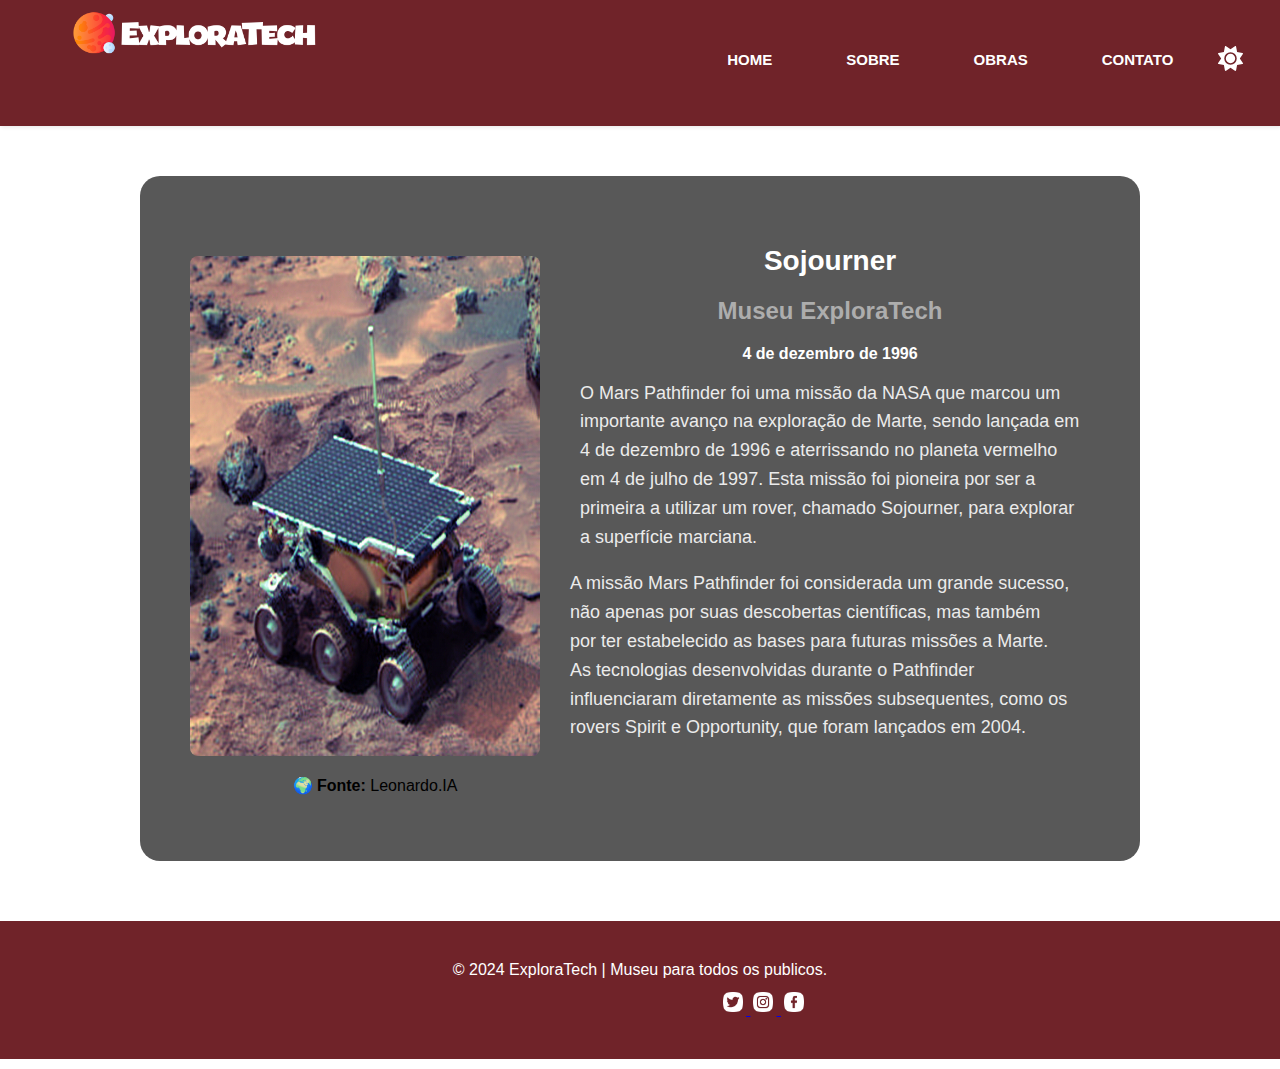
<file: Templates/Views/ob_MarsPath.html>
<!DOCTYPE html>
<html lang="pt-BR">

<head>
    <meta charset="UTF-8">
    <meta name="viewport" content="width=device-width, initial-scale=1.0">
    <title>ExploraTech | Lunar</title>
    <link rel="icon" href="../../Image/Logo_ExploraTech/mars.png">
    <link rel="stylesheet" href="../../styles/styles.css">
    <script defer="defer" src="../../script/index.js"></script>
</head>


<body>

    <header class="site-header">
        <div class="header-content">
            <a href="../../index.html" class="site-logo">
                <img src="../../Image/Logo_ExploraTech/LogoExploraTech01.png" title="Loop Nerd"></a>
            <input class="mobile-menu-checkbox" type="checkbox" id="mobile-menu-checkbox" />
            <label class="mobile-menu-icon" for="mobile-menu-checkbox"><span class="hamburger-icon"></span></label>
            <ul class="navigation-menu">
                <li><a href="../../index.html" title="Home">HOME</a></li>
                <li><a href="../sobre.html" title="Sobre">SOBRE</a></li>
                <li><a href="../obras.html" title="Artigos">OBRAS</a></li>
                <li><a href="../faq.html" title="Contato">CONTATO</a></li>
            </ul>
        </div>

        <label class="modo_escuro">
            <input checked="checked" type="checkbox" id="sistema_modoEscuro">
              <svg viewBox="0 0 384 512" height="1em" xmlns="http://www.w3.org/2000/svg" class="moon"><path d="M223.5 32C100 32 0 132.3 0 256S100 480 223.5 480c60.6 0 115.5-24.2 155.8-63.4c5-4.9 6.3-12.5 3.1-18.7s-10.1-9.7-17-8.5c-9.8 1.7-19.8 2.6-30.1 2.6c-96.9 0-175.5-78.8-175.5-176c0-65.8 36-123.1 89.3-153.3c6.1-3.5 9.2-10.5 7.7-17.3s-7.3-11.9-14.3-12.5c-6.3-.5-12.6-.8-19-.8z"></path></svg>
              <svg viewBox="0 0 512 512" height="1em" xmlns="http://www.w3.org/2000/svg" class="sun"><path d="M361.5 1.2c5 2.1 8.6 6.6 9.6 11.9L391 121l107.9 19.8c5.3 1 9.8 4.6 11.9 9.6s1.5 10.7-1.6 15.2L446.9 256l62.3 90.3c3.1 4.5 3.7 10.2 1.6 15.2s-6.6 8.6-11.9 9.6L391 391 371.1 498.9c-1 5.3-4.6 9.8-9.6 11.9s-10.7 1.5-15.2-1.6L256 446.9l-90.3 62.3c-4.5 3.1-10.2 3.7-15.2 1.6s-8.6-6.6-9.6-11.9L121 391 13.1 371.1c-5.3-1-9.8-4.6-11.9-9.6s-1.5-10.7 1.6-15.2L65.1 256 2.8 165.7c-3.1-4.5-3.7-10.2-1.6-15.2s6.6-8.6 11.9-9.6L121 121 140.9 13.1c1-5.3 4.6-9.8 9.6-11.9s10.7-1.5 15.2 1.6L256 65.1 346.3 2.8c4.5-3.1 10.2-3.7 15.2-1.6zM160 256a96 96 0 1 1 192 0 96 96 0 1 1 -192 0zm224 0a128 128 0 1 0 -256 0 128 128 0 1 0 256 0z"></path></svg>
              </label>
              
    </header>

    <section class="Sessao_Obra">

        <div class="imagem_obra">
            <img src="../../Image/Obras/MarsPath.jpg" alt="">
            <p class="fonte_obras"><strong>🌍 Fonte: </strong>Leonardo.IA</p>
        </div>

        <div class="detalhes_obra">
            <h1>Sojourner</h1>
            <h2>Museu ExploraTech</h2>
            <p class="data_obra"><strong>4 de dezembro de 1996</strong></p>
            <p class="descricao_obra">O Mars Pathfinder foi uma missão da NASA que marcou um importante avanço na exploração
                 de Marte, sendo lançada em 4 de dezembro de 1996 e aterrissando no planeta vermelho em 4 de julho de 1997. 
                 Esta missão foi pioneira por ser a primeira a utilizar um rover, chamado Sojourner, para explorar a superfície 
                 marciana.</p>
            <p class="descriptionEsquerda">A missão Mars Pathfinder foi considerada um grande sucesso, não apenas por suas 
                descobertas científicas, mas também por ter estabelecido as bases para futuras missões a Marte. As tecnologias 
                desenvolvidas durante o Pathfinder influenciaram diretamente as missões subsequentes, como os rovers Spirit e 
                Opportunity, que foram lançados em 2004.
            </p>
        </div>
    </section>

    <!-- Footer aqui -->

    <footer class="footer">
        <p>© 2024 ExploraTech | Museu para todos os publicos.</p>
        <div class="footer-content">
            <div class="social-links">
                <a href="https://x.com/?lang=pt-br" aria-label="">
                    <img src="../../Image/Icones/TwitterBlack.png" alt="">
                </a>
                <a href="https://www.instagram.com" aria-label="Instagram">
                    <img src="../../Image/Icones/InstaBlack.png" alt="Instagram">
                </a>
                <a href="https://www.facebook.com/?locale=pt_BR" aria-label="Facebook">
                    <img src="../../Image/Icones/FaceBlack.png" alt="Facebook">
                </a>
            </div>
    </footer>

</body>

</html>
</file>
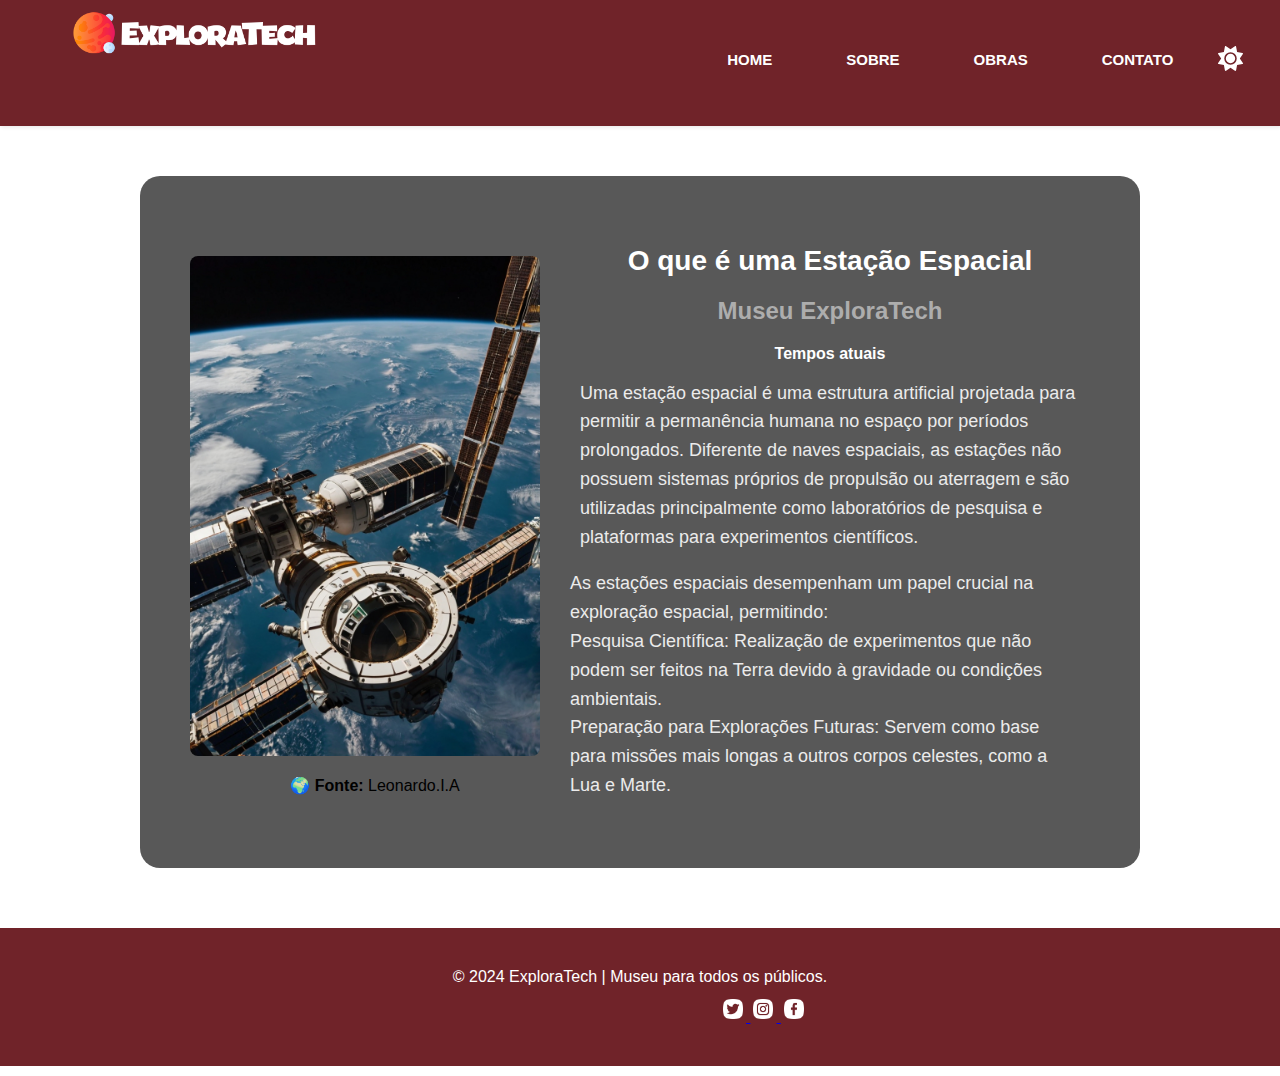
<file: Templates/Views/ob_oqEstacao.html>
<!DOCTYPE html>
<html lang="pt-BR">

<head>
    <meta charset="UTF-8">
    <meta name="viewport" content="width=device-width, initial-scale=1.0">
    <title>ExploraTech | Estação Espacial</title>
    <link rel="icon" href="../../Image/Logo_ExploraTech/mars.png"> 
    <link rel="stylesheet" href="../../styles/styles.css"> <!-- Ajustado para caminho relativo -->
    <script defer="defer" src="../../script/index.js"></script> <!-- Ajustado para caminho relativo -->
</head>

<body>
   
    <header class="site-header">
        <div class="header-content"> 
            <a href="../../index.html" class="site-logo"> <!-- Ajustado para caminho relativo -->
                <img src="../../Image/Logo_ExploraTech/LogoExploraTech01.png" title="">
            </a> 
            <input class="mobile-menu-checkbox" type="checkbox" id="mobile-menu-checkbox" />
            <label class="mobile-menu-icon" for="mobile-menu-checkbox"><span class="hamburger-icon"></span></label>
            <ul class="navigation-menu">
                <li><a href="../../index.html" title="Home">HOME</a></li>
                <li><a href="../sobre.html" title="Sobre">SOBRE</a></li>
                <li><a href="../obras.html" title="Artigos">OBRAS</a></li>
                <li><a href="../faq.html" title="Contato">CONTATO</a></li>
            </ul>   
        </div>

        <label class="modo_escuro">
            <input checked="checked" type="checkbox" id="sistema_modoEscuro">
              <svg viewBox="0 0 384 512" height="1em" xmlns="http://www.w3.org/2000/svg" class="moon"><path d="M223.5 32C100 32 0 132.3 0 256S100 480 223.5 480c60.6 0 115.5-24.2 155.8-63.4c5-4.9 6.3-12.5 3.1-18.7s-10.1-9.7-17-8.5c-9.8 1.7-19.8 2.6-30.1 2.6c-96.9 0-175.5-78.8-175.5-176c0-65.8 36-123.1 89.3-153.3c6.1-3.5 9.2-10.5 7.7-17.3s-7.3-11.9-14.3-12.5c-6.3-.5-12.6-.8-19-.8z"></path></svg>
              <svg viewBox="0 0 512 512" height="1em" xmlns="http://www.w3.org/2000/svg" class="sun"><path d="M361.5 1.2c5 2.1 8.6 6.6 9.6 11.9L391 121l107.9 19.8c5.3 1 9.8 4.6 11.9 9.6s1.5 10.7-1.6 15.2L446.9 256l62.3 90.3c3.1 4.5 3.7 10.2 1.6 15.2s-6.6 8.6-11.9 9.6L391 391 371.1 498.9c-1 5.3-4.6 9.8-9.6 11.9s-10.7 1.5-15.2-1.6L256 446.9l-90.3 62.3c-4.5 3.1-10.2 3.7-15.2 1.6s-8.6-6.6-9.6-11.9L121 391 13.1 371.1c-5.3-1-9.8-4.6-11.9-9.6s-1.5-10.7 1.6-15.2L65.1 256 2.8 165.7c-3.1-4.5-3.7-10.2-1.6-15.2s6.6-8.6 11.9-9.6L121 121 140.9 13.1c1-5.3 4.6-9.8 9.6-11.9s10.7-1.5 15.2 1.6L256 65.1 346.3 2.8c4.5-3.1 10.2-3.7 15.2-1.6zM160 256a96 96 0 1 1 192 0 96 96 0 1 1 -192 0zm224 0a128 128 0 1 0 -256 0 128 128 0 1 0 256 0z"></path></svg>
              </label>
              
    </header>

    <section class="Sessao_Obra">
        
        <div class="imagem_obra">
            <img src="../../Image/Obras/ObrasAgiota 04.jpg" alt="Imagem do Perseverance Rover em Marte">
            <p class="fonte_obras"><strong>🌍 Fonte: </strong>Leonardo.I.A</p>
        </div>
        
        <div class="detalhes_obra">
            <h1>O que é uma Estação Espacial</h1>
            <h2>Museu ExploraTech</h2>
            <p class="data_obra"><strong>Tempos atuais</strong></p>
            <p class="descricao_obra">Uma estação espacial é uma estrutura artificial projetada para permitir a permanência 
                humana no espaço por períodos prolongados. Diferente de naves espaciais, as estações não possuem sistemas 
                próprios de propulsão ou aterragem e são utilizadas principalmente como laboratórios de pesquisa e plataformas 
                para experimentos científicos. </p>
            <p class="descriptionEsquerda">As estações espaciais desempenham um papel crucial na exploração espacial, permitindo:
                <br />Pesquisa Científica: Realização de experimentos que não podem ser feitos na Terra devido à gravidade ou condições ambientais.
                <br />Preparação para Explorações Futuras: Servem como base para missões mais longas a outros corpos celestes, como a Lua e Marte.
            </p>

        </div>
    </section>

    <!-- Footer aqui -->
    <footer class="footer">
        <p>© 2024 ExploraTech | Museu para todos os públicos.</p>
        <div class="footer-content">
            <div class="social-links">
                <a href="https://x.com/?lang=pt-br" aria-label="">
                    <img src="../../Image/Icones/TwitterBlack.png" alt="">
                </a>
                <a href="https://www.instagram.com" aria-label="Instagram">
                    <img src="../../Image/Icones/InstaBlack.png" alt="Instagram">
                </a>
                <a href="https://www.facebook.com/?locale=pt_BR" aria-label="Facebook">
                    <img src="../../Image/Icones/FaceBlack.png" alt="Facebook">
                </a>
            </div>
        </div>
    </footer>

</body>
</html>
</file>
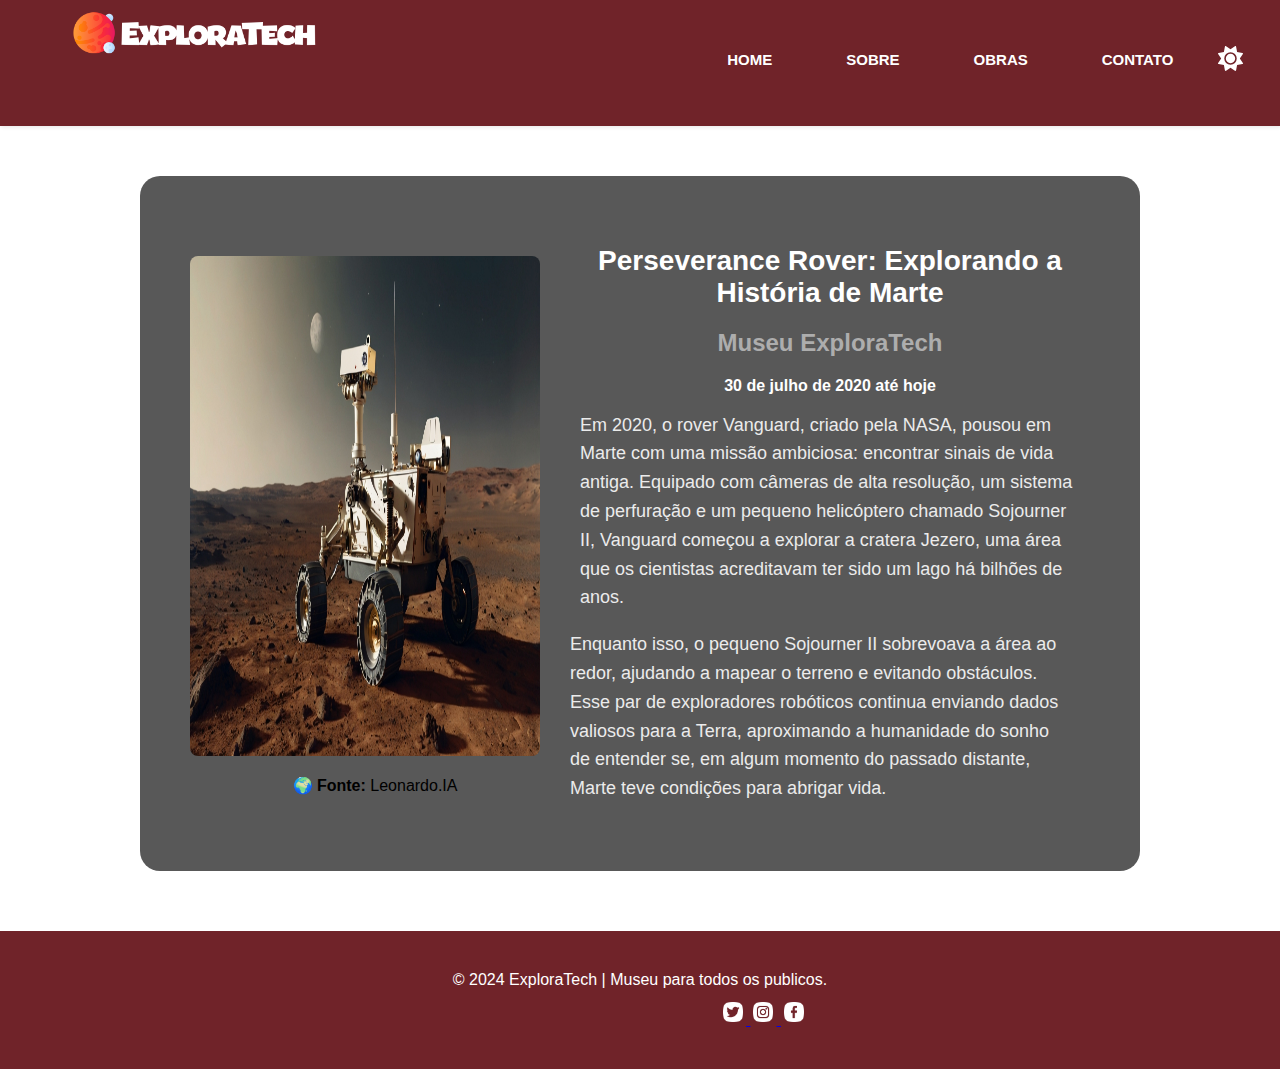
<file: Templates/Views/ob_PerseveranceRover.html>
<!DOCTYPE html>
<html lang="pt-BR">

<head>
    <meta charset="UTF-8">
    <meta name="viewport" content="width=device-width, initial-scale=1.0">
    <title>ExploraTech | Lunar</title>
    <link rel="icon" href="../../Image/Logo_ExploraTech/mars.png">
    <link rel="stylesheet" href="../../styles/styles.css">
    <script defer="defer" src="../../script/index.js"></script>
</head>


<body>

    <header class="site-header">
        <div class="header-content">
            <a href="../../index.html" class="site-logo">
                <img src="../../Image/Logo_ExploraTech/LogoExploraTech01.png" title="Loop Nerd"></a>
            <input class="mobile-menu-checkbox" type="checkbox" id="mobile-menu-checkbox" />
            <label class="mobile-menu-icon" for="mobile-menu-checkbox"><span class="hamburger-icon"></span></label>
            <ul class="navigation-menu">
                <li><a href="../../index.html" title="Home">HOME</a></li>
                <li><a href="../sobre.html" title="Sobre">SOBRE</a></li>
                <li><a href="../obras.html" title="Artigos">OBRAS</a></li>
                <li><a href="../faq.html" title="Contato">CONTATO</a></li>
            </ul>
        </div>

        <label class="modo_escuro">
            <input checked="checked" type="checkbox" id="sistema_modoEscuro">
              <svg viewBox="0 0 384 512" height="1em" xmlns="http://www.w3.org/2000/svg" class="moon"><path d="M223.5 32C100 32 0 132.3 0 256S100 480 223.5 480c60.6 0 115.5-24.2 155.8-63.4c5-4.9 6.3-12.5 3.1-18.7s-10.1-9.7-17-8.5c-9.8 1.7-19.8 2.6-30.1 2.6c-96.9 0-175.5-78.8-175.5-176c0-65.8 36-123.1 89.3-153.3c6.1-3.5 9.2-10.5 7.7-17.3s-7.3-11.9-14.3-12.5c-6.3-.5-12.6-.8-19-.8z"></path></svg>
              <svg viewBox="0 0 512 512" height="1em" xmlns="http://www.w3.org/2000/svg" class="sun"><path d="M361.5 1.2c5 2.1 8.6 6.6 9.6 11.9L391 121l107.9 19.8c5.3 1 9.8 4.6 11.9 9.6s1.5 10.7-1.6 15.2L446.9 256l62.3 90.3c3.1 4.5 3.7 10.2 1.6 15.2s-6.6 8.6-11.9 9.6L391 391 371.1 498.9c-1 5.3-4.6 9.8-9.6 11.9s-10.7 1.5-15.2-1.6L256 446.9l-90.3 62.3c-4.5 3.1-10.2 3.7-15.2 1.6s-8.6-6.6-9.6-11.9L121 391 13.1 371.1c-5.3-1-9.8-4.6-11.9-9.6s-1.5-10.7 1.6-15.2L65.1 256 2.8 165.7c-3.1-4.5-3.7-10.2-1.6-15.2s6.6-8.6 11.9-9.6L121 121 140.9 13.1c1-5.3 4.6-9.8 9.6-11.9s10.7-1.5 15.2 1.6L256 65.1 346.3 2.8c4.5-3.1 10.2-3.7 15.2-1.6zM160 256a96 96 0 1 1 192 0 96 96 0 1 1 -192 0zm224 0a128 128 0 1 0 -256 0 128 128 0 1 0 256 0z"></path></svg>
              </label>
              
    </header>

    <section class="Sessao_Obra">

        <div class="imagem_obra">
            <img src="../../Image/Obras/ObrasAgiota 06.jpg" alt="">
            <p class="fonte_obras"><strong>🌍 Fonte: </strong>Leonardo.IA</p>
        </div>

        <div class="detalhes_obra">
            <h1>Perseverance Rover: Explorando a História de Marte</h1>
            <h2>Museu ExploraTech</h2>
            <p class="data_obra"><strong>30 de julho de 2020 até hoje</strong></p>
            <p class="descricao_obra">Em 2020, o rover Vanguard, criado pela NASA, pousou em Marte com uma missão
                ambiciosa: encontrar sinais de vida antiga. Equipado com câmeras de alta resolução, um sistema de
                perfuração e um pequeno helicóptero chamado Sojourner II, Vanguard começou a explorar a cratera Jezero,
                uma área que os cientistas acreditavam ter sido um lago há bilhões de anos.</p>
            <p class="descriptionEsquerda">Enquanto isso, o pequeno Sojourner II sobrevoava a área ao redor, ajudando a
                mapear o terreno e evitando obstáculos. Esse par de exploradores robóticos continua enviando dados
                valiosos para a Terra, aproximando a humanidade do sonho de entender se, em algum momento do passado
                distante, Marte teve condições para abrigar vida.
            </p>
        </div>
    </section>

    <!-- Footer aqui -->

    <footer class="footer">
        <p>© 2024 ExploraTech | Museu para todos os publicos.</p>
        <div class="footer-content">
            <div class="social-links">
                <a href="https://x.com/?lang=pt-br" aria-label="">
                    <img src="../../Image/Icones/TwitterBlack.png" alt="">
                </a>
                <a href="https://www.instagram.com" aria-label="Instagram">
                    <img src="../../Image/Icones/InstaBlack.png" alt="Instagram">
                </a>
                <a href="https://www.facebook.com/?locale=pt_BR" aria-label="Facebook">
                    <img src="../../Image/Icones/FaceBlack.png" alt="Facebook">
                </a>
            </div>
    </footer>

</body>

</html>
</file>
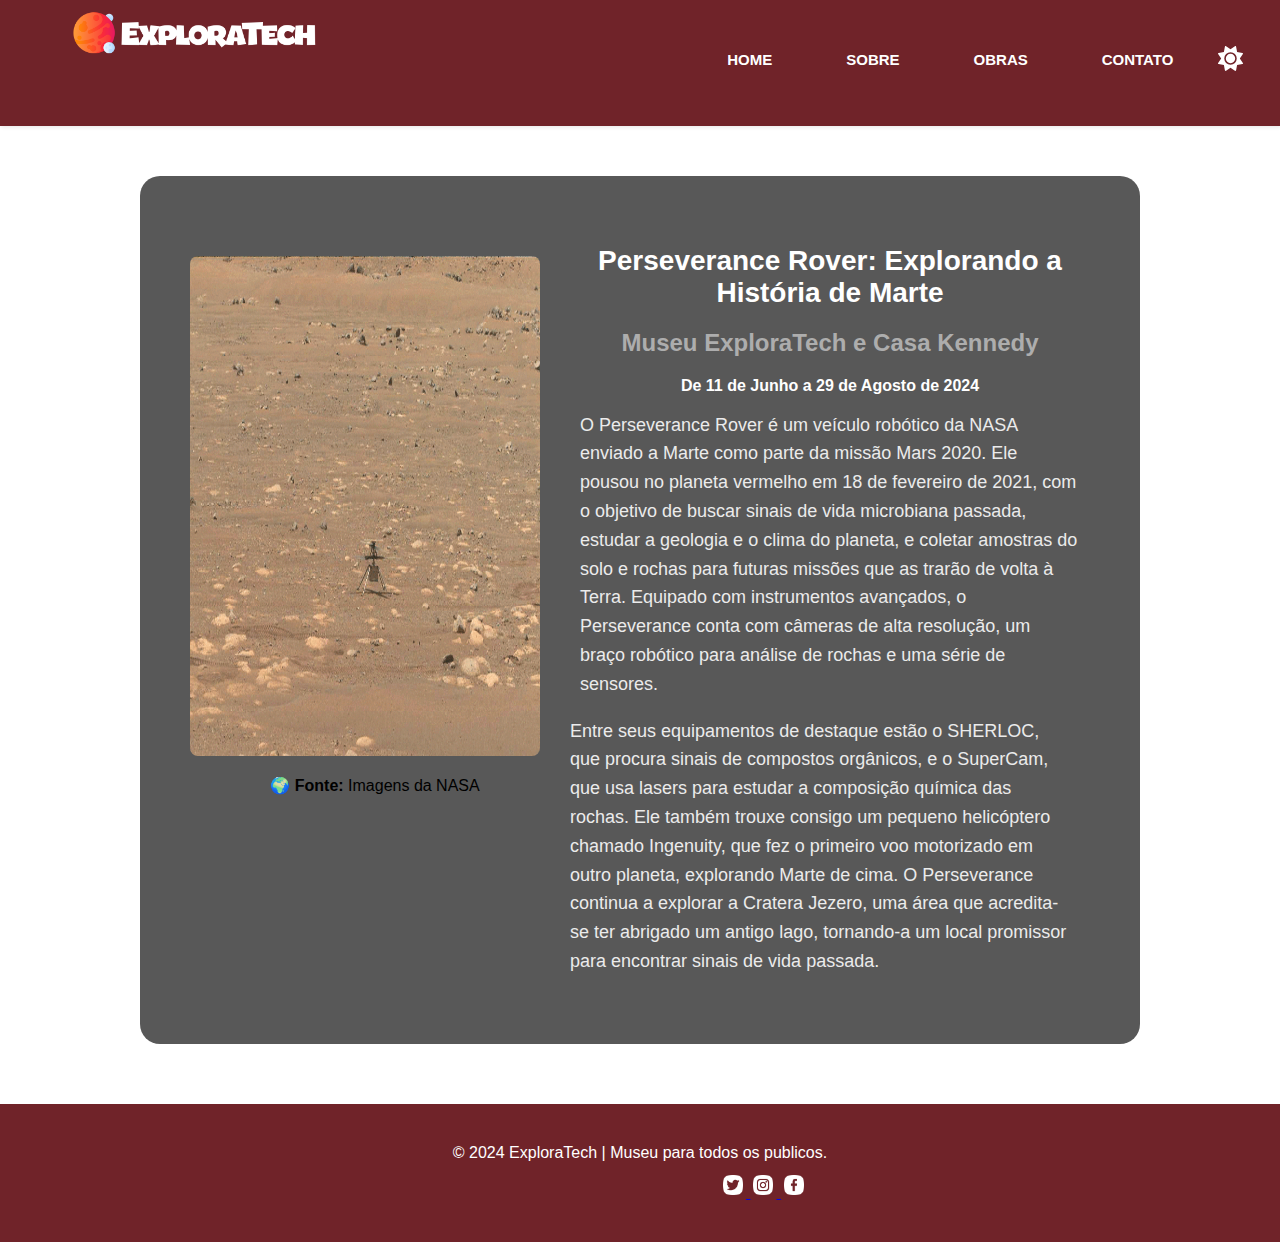
<file: Templates/Views/ob_roverPerseverance.html>
<!DOCTYPE html>
<html lang="pt-BR">

<head>
    <meta charset="UTF-8">
    <meta name="viewport" content="width=device-width, initial-scale=1.0">
    <title>ExploraTech | Rover</title>
    <link rel="icon" href="../../Image/Logo_ExploraTech/mars.png"> 
    <link rel="stylesheet" href="../../styles/styles.css">
    <script defer="defer" src="../../script/index.js"></script>
</head>


<body>
    

    <header class="site-header">
        <div class="header-content"> 
            <a href="../../index.html" class="site-logo">
            <img src="../../Image/Logo_ExploraTech/LogoExploraTech01.png"
                    title=""></a> 
                    <input class="mobile-menu-checkbox" type="checkbox" id="mobile-menu-checkbox" />
            <label class="mobile-menu-icon" for="mobile-menu-checkbox"><span class="hamburger-icon"></span></label>
            <ul class="navigation-menu">
                <li><a href="../../index.html" title="Home">HOME</a></li>
                <li><a href="../Templates/sobre.html" title="Sobre">SOBRE</a></li>
                <li><a href="../Templates/obras.html" title="Artigos">OBRAS</a></li>
                <li><a href="../Templates/faq.html" title="Contato">CONTATO</a></li>
            </ul>   
        </div>

        <label class="modo_escuro">
            <input checked="checked" type="checkbox" id="sistema_modoEscuro">
              <svg viewBox="0 0 384 512" height="1em" xmlns="http://www.w3.org/2000/svg" class="moon"><path d="M223.5 32C100 32 0 132.3 0 256S100 480 223.5 480c60.6 0 115.5-24.2 155.8-63.4c5-4.9 6.3-12.5 3.1-18.7s-10.1-9.7-17-8.5c-9.8 1.7-19.8 2.6-30.1 2.6c-96.9 0-175.5-78.8-175.5-176c0-65.8 36-123.1 89.3-153.3c6.1-3.5 9.2-10.5 7.7-17.3s-7.3-11.9-14.3-12.5c-6.3-.5-12.6-.8-19-.8z"></path></svg>
              <svg viewBox="0 0 512 512" height="1em" xmlns="http://www.w3.org/2000/svg" class="sun"><path d="M361.5 1.2c5 2.1 8.6 6.6 9.6 11.9L391 121l107.9 19.8c5.3 1 9.8 4.6 11.9 9.6s1.5 10.7-1.6 15.2L446.9 256l62.3 90.3c3.1 4.5 3.7 10.2 1.6 15.2s-6.6 8.6-11.9 9.6L391 391 371.1 498.9c-1 5.3-4.6 9.8-9.6 11.9s-10.7 1.5-15.2-1.6L256 446.9l-90.3 62.3c-4.5 3.1-10.2 3.7-15.2 1.6s-8.6-6.6-9.6-11.9L121 391 13.1 371.1c-5.3-1-9.8-4.6-11.9-9.6s-1.5-10.7 1.6-15.2L65.1 256 2.8 165.7c-3.1-4.5-3.7-10.2-1.6-15.2s6.6-8.6 11.9-9.6L121 121 140.9 13.1c1-5.3 4.6-9.8 9.6-11.9s10.7-1.5 15.2 1.6L256 65.1 346.3 2.8c4.5-3.1 10.2-3.7 15.2-1.6zM160 256a96 96 0 1 1 192 0 96 96 0 1 1 -192 0zm224 0a128 128 0 1 0 -256 0 128 128 0 1 0 256 0z"></path></svg>
              </label>
    </header>

    <section class="Sessao_Obra">
        
        <div class="imagem_obra">
            <img src="../../Image/Obras/ObrasAgiota 01.gif" alt="Imagem do Perseverance Rover em Marte">
            <p class="fonte_obras"><strong>🌍 Fonte: </strong>Imagens da NASA</p>
        </div>
        
        <div class="detalhes_obra">
            <h1>Perseverance Rover: Explorando a História de Marte</h1>
            <h2>Museu ExploraTech e Casa Kennedy</h2>
            <p class="data_obra"><strong>De 11 de Junho a 29 de Agosto de 2024</strong></p>
            <p class="descricao_obra">O Perseverance Rover é um veículo robótico da NASA enviado a Marte como parte da missão Mars 2020. Ele pousou no planeta vermelho em 18 de fevereiro de 2021, com o objetivo de buscar sinais de vida microbiana passada, estudar a geologia e o clima do planeta, e coletar amostras do solo e rochas para futuras missões que as trarão de volta à Terra. Equipado com instrumentos avançados, o Perseverance conta com câmeras de alta resolução, 
                um braço robótico para análise de rochas e uma série de sensores.</p>
            <p class="descriptionEsquerda">Entre seus equipamentos de destaque estão o SHERLOC, 
                que procura sinais de compostos orgânicos, e o SuperCam, que usa lasers para estudar a composição química das rochas. Ele também trouxe consigo um pequeno helicóptero chamado Ingenuity, que fez o primeiro voo motorizado em outro planeta, explorando Marte de cima. O Perseverance continua a explorar a Cratera Jezero, uma área que acredita-se ter abrigado um antigo lago, tornando-a um local 
                promissor para encontrar sinais de vida passada.</p>
        </div>
    </section>

    <!-- Footer aqui -->

<footer class="footer">
    <p>© 2024 ExploraTech | Museu para todos os publicos.</p>
    <div class="footer-content">
        <div class="social-links">
            <a href="https://x.com/?lang=pt-br" aria-label="">
                <img src="../../Image/Icones/TwitterBlack.png" alt="">
            </a>
            <a href="https://www.instagram.com" aria-label="Instagram">
                <img src="../../Image/Icones/InstaBlack.png" alt="Instagram">
            </a>
            <a href="https://www.facebook.com/?locale=pt_BR" aria-label="Facebook">
                <img src="../../Image/Icones/FaceBlack.png" alt="Facebook">
            </a>
        </div>
</footer>

</body>
</html>
</file>
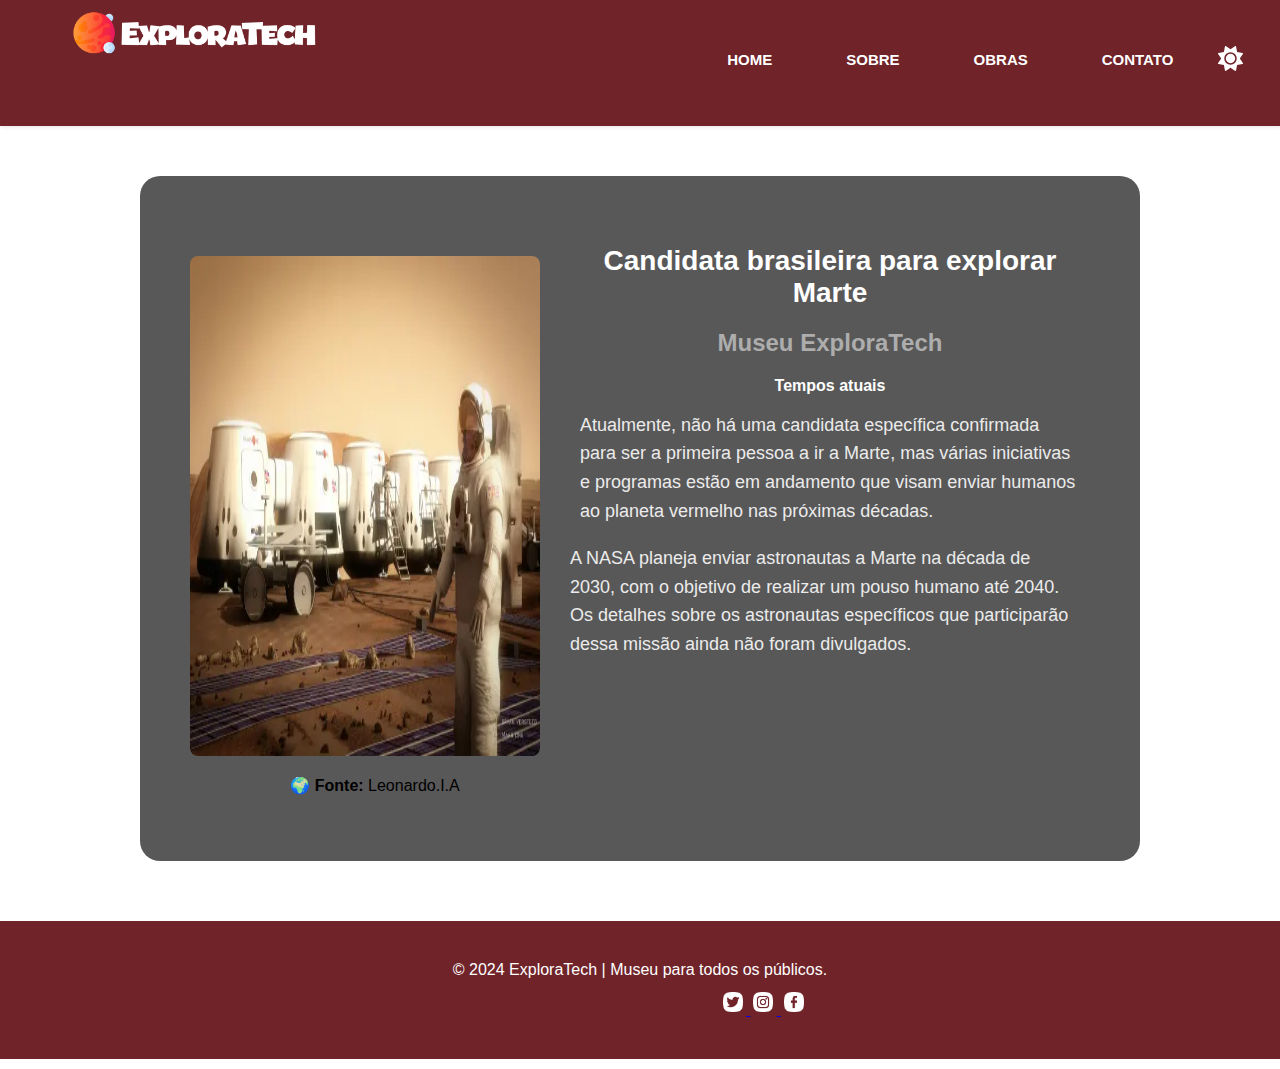
<file: Templates/Views/ob_sandra.html>
<!DOCTYPE html>
<html lang="pt-BR">

<head>
    <meta charset="UTF-8">
    <meta name="viewport" content="width=device-width, initial-scale=1.0">
    <title>ExploraTech | Estação Espacial</title>
    <link rel="icon" href="../../Image/Logo_ExploraTech/mars.png"> 
    <link rel="stylesheet" href="../../styles/styles.css"> <!-- Ajustado para caminho relativo -->
    <script defer="defer" src="../../script/index.js"></script> <!-- Ajustado para caminho relativo -->
</head>

<body>
   
    <header class="site-header">
        <div class="header-content"> 
            <a href="../../index.html" class="site-logo"> <!-- Ajustado para caminho relativo -->
                <img src="../../Image/Logo_ExploraTech/LogoExploraTech01.png" title="">
            </a> 
            <input class="mobile-menu-checkbox" type="checkbox" id="mobile-menu-checkbox" />
            <label class="mobile-menu-icon" for="mobile-menu-checkbox"><span class="hamburger-icon"></span></label>
            <ul class="navigation-menu">
                <li><a href="../../index.html" title="Home">HOME</a></li>
                <li><a href="../sobre.html" title="Sobre">SOBRE</a></li>
                <li><a href="../obras.html" title="Artigos">OBRAS</a></li>
                <li><a href="../faq.html" title="Contato">CONTATO</a></li>
            </ul>   
        </div>

        <label class="modo_escuro">
            <input checked="checked" type="checkbox" id="sistema_modoEscuro">
              <svg viewBox="0 0 384 512" height="1em" xmlns="http://www.w3.org/2000/svg" class="moon"><path d="M223.5 32C100 32 0 132.3 0 256S100 480 223.5 480c60.6 0 115.5-24.2 155.8-63.4c5-4.9 6.3-12.5 3.1-18.7s-10.1-9.7-17-8.5c-9.8 1.7-19.8 2.6-30.1 2.6c-96.9 0-175.5-78.8-175.5-176c0-65.8 36-123.1 89.3-153.3c6.1-3.5 9.2-10.5 7.7-17.3s-7.3-11.9-14.3-12.5c-6.3-.5-12.6-.8-19-.8z"></path></svg>
              <svg viewBox="0 0 512 512" height="1em" xmlns="http://www.w3.org/2000/svg" class="sun"><path d="M361.5 1.2c5 2.1 8.6 6.6 9.6 11.9L391 121l107.9 19.8c5.3 1 9.8 4.6 11.9 9.6s1.5 10.7-1.6 15.2L446.9 256l62.3 90.3c3.1 4.5 3.7 10.2 1.6 15.2s-6.6 8.6-11.9 9.6L391 391 371.1 498.9c-1 5.3-4.6 9.8-9.6 11.9s-10.7 1.5-15.2-1.6L256 446.9l-90.3 62.3c-4.5 3.1-10.2 3.7-15.2 1.6s-8.6-6.6-9.6-11.9L121 391 13.1 371.1c-5.3-1-9.8-4.6-11.9-9.6s-1.5-10.7 1.6-15.2L65.1 256 2.8 165.7c-3.1-4.5-3.7-10.2-1.6-15.2s6.6-8.6 11.9-9.6L121 121 140.9 13.1c1-5.3 4.6-9.8 9.6-11.9s10.7-1.5 15.2 1.6L256 65.1 346.3 2.8c4.5-3.1 10.2-3.7 15.2-1.6zM160 256a96 96 0 1 1 192 0 96 96 0 1 1 -192 0zm224 0a128 128 0 1 0 -256 0 128 128 0 1 0 256 0z"></path></svg>
              </label>
              
    </header>

    <section class="Sessao_Obra">
        
        <div class="imagem_obra">
            <img src="../../Image/Obras/primeiracandidata.jpg" alt="Imagem do Perseverance Rover em Marte">
            <p class="fonte_obras"><strong>🌍 Fonte: </strong>Leonardo.I.A</p>
        </div>
        
        <div class="detalhes_obra">
            <h1>Candidata brasileira para explorar Marte</h1>
            <h2>Museu ExploraTech</h2>
            <p class="data_obra"><strong>Tempos atuais</strong></p>
            <p class="descricao_obra">Atualmente, não há uma candidata específica confirmada para ser a primeira pessoa a ir 
                a Marte, mas várias iniciativas e programas estão em andamento que visam enviar humanos ao planeta vermelho nas 
                próximas décadas.
                </p>
            <p class="descriptionEsquerda">A NASA planeja enviar astronautas a Marte na década de 2030, com o objetivo de 
                realizar um pouso humano até 2040. Os detalhes sobre os astronautas específicos que participarão dessa missão 
                ainda não foram divulgados.
            </p>

        </div>
    </section>

    <!-- Footer aqui -->
    <footer class="footer">
        <p>© 2024 ExploraTech | Museu para todos os públicos.</p>
        <div class="footer-content">
            <div class="social-links">
                <a href="https://x.com/?lang=pt-br" aria-label="">
                    <img src="../../Image/Icones/TwitterBlack.png" alt="">
                </a>
                <a href="https://www.instagram.com" aria-label="Instagram">
                    <img src="../../Image/Icones/InstaBlack.png" alt="Instagram">
                </a>
                <a href="https://www.facebook.com/?locale=pt_BR" aria-label="Facebook">
                    <img src="../../Image/Icones/FaceBlack.png" alt="Facebook">
                </a>
            </div>
        </div>
    </footer>

</body>
</html>
</file>
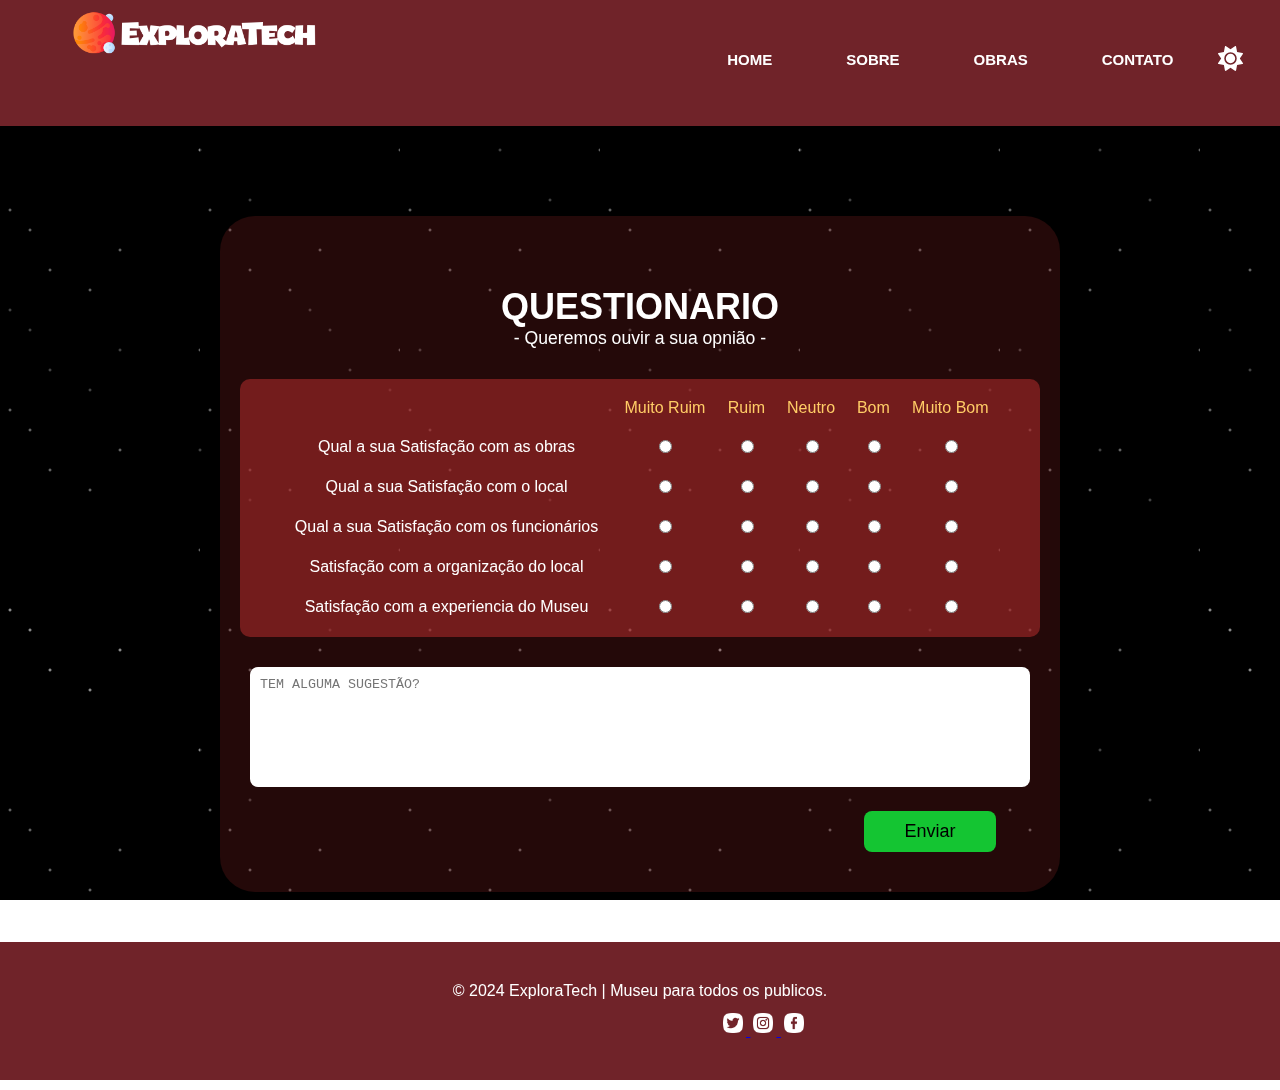
<file: Templates/Views/questionario.html>
<!DOCTYPE html>
<html lang="pt-BR">

<head>
    <meta charset="UTF-8">
    <meta name="viewport" content="width=device-width, initial-scale=1.0">
    <title>ExploraTech | Questionario</title>
    <link rel="icon" href="../../Image/Logo_ExploraTech/mars.png"> 
    <link rel="stylesheet" href="../../styles/styles.css">
    <script defer="defer" src="../../script/index.js"></script>
</head>

<body>
    <header class="site-header">
        <div class="header-content"> 
            <a href="../../index.html" class="site-logo">
            <img src="../../Image/Logo_ExploraTech/LogoExploraTech01.png" title=""></a> 
            <input class="mobile-menu-checkbox" type="checkbox" id="mobile-menu-checkbox" />
            <label class="mobile-menu-icon" for="mobile-menu-checkbox"><span class="hamburger-icon"></span></label>
            <ul class="navigation-menu">
                <li><a href="../../index.html" title="Home">HOME</a></li>
                <li><a href="../sobre.html" title="Sobre">SOBRE</a></li>
                <li><a href="../obras.html" title="Artigos">OBRAS</a></li>
                <li><a href="../faq.html" title="Contato">CONTATO</a></li>
            </ul>  
        </div>
        
        <label class="modo_escuro">
            <input checked="checked" type="checkbox" id="sistema_modoEscuro">
            <svg viewBox="0 0 384 512" height="1em" xmlns="http://www.w3.org/2000/svg" class="moon"><path d="M223.5 32C100 32 0 132.3 0 256S100 480 223.5 480c60.6 0 115.5-24.2 155.8-63.4c5-4.9 6.3-12.5 3.1-18.7s-10.1-9.7-17-8.5c-9.8 1.7-19.8 2.6-30.1 2.6c-96.9 0-175.5-78.8-175.5-176c0-65.8 36-123.1 89.3-153.3c6.1-3.5 9.2-10.5 7.7-17.3s-7.3-11.9-14.3-12.5c-6.3-.5-12.6-.8-19-.8z"></path></svg>
            <svg viewBox="0 0 512 512" height="1em" xmlns="http://www.w3.org/2000/svg" class="sun"><path d="M361.5 1.2c5 2.1 8.6 6.6 9.6 11.9L391 121l107.9 19.8c5.3 1 9.8 4.6 11.9 9.6s1.5 10.7-1.6 15.2L446.9 256l62.3 90.3c3.1 4.5 3.7 10.2 1.6 15.2s-6.6 8.6-11.9 9.6L391 391 371.1 498.9c-1 5.3-4.6 9.8-9.6 11.9s-10.7 1.5-15.2-1.6L256 446.9l-90.3 62.3c-4.5 3.1-10.2 3.7-15.2 1.6s-8.6-6.6-9.6-11.9L121 391 13.1 371.1c-5.3-1-9.8-4.6-11.9-9.6s-1.5-10.7 1.6-15.2L65.1 256 2.8 165.7c-3.1-4.5-3.7-10.2-1.6-15.2s6.6-8.6 11.9-9.6L121 121 140.9 13.1c1-5.3 4.6-9.8 9.6-11.9s10.7-1.5 15.2 1.6L256 65.1 346.3 2.8c4.5-3.1 10.2-3.7 15.2-1.6zM160 256a96 96 0 1 1 192 0 96 96 0 1 1 -192 0zm224 0a128 128 0 1 0 -256 0 128 128 0 1 0 256 0z"></path></svg>
        </label>
    </header>

    <div class="Questionario">
        <div class="star-background"></div>
        
        <h2 style="color: white;">QUESTIONARIO</h2>
        <h3 style="color: white;">- Queremos ouvir a sua opnião -</h3>

        <div class="grupos_questionario">
            <table>
                <tr>
                    <th></th>
                    <th>Muito Ruim</th>
                    <th>Ruim</th>
                    <th>Neutro</th>
                    <th>Bom</th>
                    <th>Muito Bom</th>
                </tr>
                <tr>
                    <td style="color: white;">Qual a sua Satisfação com as obras</td>
                    <td><input type="radio" name="obras" value="1"></td>
                    <td><input type="radio" name="obras" value="2"></td>
                    <td><input type="radio" name="obras" value="3"></td>
                    <td><input type="radio" name="obras" value="4"></td>
                    <td><input type="radio" name="obras" value="5"></td>
                </tr>
                <tr>
                    <td style="color: white;">Qual a sua Satisfação com o local</td>
                    <td><input type="radio" name="local" value="1"></td>
                    <td><input type="radio" name="local" value="2"></td>
                    <td><input type="radio" name="local" value="3"></td>
                    <td><input type="radio" name="local" value="4"></td>
                    <td><input type="radio" name="local" value="5"></td>
                </tr>
                <tr>
                    <td style="color: white;">Qual a sua Satisfação com os funcionários</td>
                    <td><input type="radio" name="funcionarios" value="1"></td>
                    <td><input type="radio" name="funcionarios" value="2"></td>
                    <td><input type="radio" name="funcionarios" value="3"></td>
                    <td><input type="radio" name="funcionarios" value="4"></td>
                    <td><input type="radio" name="funcionarios" value="5"></td>
                </tr>
                <tr>
                    <td style="color: white;">Satisfação com a organização do local</td>
                    <td><input type="radio" name="organizacao" value="1"></td>
                    <td><input type="radio" name="organizacao" value="2"></td>
                    <td><input type="radio" name="organizacao" value="3"></td>
                    <td><input type="radio" name="organizacao" value="4"></td>
                    <td><input type="radio" name="organizacao" value="5"></td>
                </tr>
                <tr>
                    <td style="color: white;">Satisfação com a experiencia do Museu</td>
                    <td><input type="radio" name="satis" value="1"></td>
                    <td><input type="radio" name="satis" value="2"></td>
                    <td><input type="radio" name="satis" value="3"></td>
                    <td><input type="radio" name="satis" value="4"></td>
                    <td><input type="radio" name="satis" value="5"></td>
                </tr>
            </table>
        </div>    

        <div class="form-group">
            <textarea id="suggestion-Input" placeholder="TEM ALGUMA SUGESTÃO?"></textarea>
        </div>
        <button class="Botao_Questionario" type="submit">Enviar</button>
    </div>

<!-- Virtual Keyboard -->
<div id="virtual-keyboard">
    <!-- Primeira linha -->
    <div class="keyboard-row">
        <div class="keyboard-key">Q</div>
        <div class="keyboard-key">W</div>
        <div class="keyboard-key">E</div>
        <div class="keyboard-key">R</div>
        <div class="keyboard-key">T</div>
        <div class="keyboard-key">Y</div>
        <div class="keyboard-key">U</div>
        <div class="keyboard-key">I</div>
        <div class="keyboard-key">O</div>
        <div class="keyboard-key">P</div>
    </div>
    <!-- Segunda linha -->
    <div class="keyboard-row" style="margin-left: 20px;">
        <div class="keyboard-key">A</div>
        <div class="keyboard-key">S</div>
        <div class="keyboard-key">D</div>
        <div class="keyboard-key">F</div>
        <div class="keyboard-key">G</div>
        <div class="keyboard-key">H</div>
        <div class="keyboard-key">J</div>
        <div class="keyboard-key">K</div>
        <div class="keyboard-key">L</div>
        <div class="keyboard-key keyboard-special">⌫</div>
    </div>
    <!-- Terceira linha -->
    <div class="keyboard-row" style="margin-left: 40px;">
        <div class="keyboard-key">.</div>
        <div class="keyboard-key">Z</div>
        <div class="keyboard-key">X</div>
        <div class="keyboard-key">C</div>
        <div class="keyboard-key">V</div>
        <div class="keyboard-key">B</div>
        <div class="keyboard-key">N</div>
        <div class="keyboard-key">M</div>
        <div class="keyboard-key">@</div>
    </div>
    <!-- Linha de espaço -->
    <div class="keyboard-row">
        <div class="keyboard-key" style="width: 20%; margin-left: 0%;">&nbsp;</div> <!-- Espaço -->
    </div>
</div>

<script>
    document.addEventListener('DOMContentLoaded', function() {
        const keyboard = document.getElementById('virtual-keyboard');
        const suggestionInput = document.getElementById('suggestion-Input');
        let activeInput = null;

        // Show keyboard when input is focused
        function showKeyboard(input) {
            activeInput = input;
            keyboard.style.display = 'block';
        }

        suggestionInput.addEventListener('focus', () => showKeyboard(suggestionInput));

        // Close keyboard when clicking outside
        document.addEventListener('click', function(event) {
            if (!keyboard.contains(event.target) &&
                event.target !== suggestionInput) 
                {
                keyboard.style.display = 'none';
                activeInput = null;
            }
        });

        // Prevent event propagation to avoid immediate closing
        keyboard.addEventListener('click', function(event) {
            event.stopPropagation();
        });

        // Keyboard key click handlers
        const keys = document.querySelectorAll('.keyboard-key');
        keys.forEach(key => {
            key.addEventListener('click', function() {
                if (!activeInput) return;

                const keyText = this.textContent;

                switch (keyText) {
                    case '⌫':
                        activeInput.value = activeInput.value.slice(0, -1);
                        break;
                    default:
                        activeInput.value += keyText;
                        break;
                }
            });
        });
    });
</script>


    <footer class="footer">
        <p>© 2024 ExploraTech | Museu para todos os publicos.</p>
        <div class="footer-content">
            <div class="social-links">
                <a href="https://x.com/?lang=pt-br" aria-label="">
                    <img src="../../Image/Icones/TwitterBlack.png" alt="">
                </a>
                <a href="https://www.instagram.com" aria-label="Instagram">
                    <img src="../../Image/Icones/InstaBlack.png" alt="Instagram">
                </a>
                <a href="https://www.facebook.com/?locale=pt_BR" aria-label="Facebook">
                    <img src="../../Image/Icones/FaceBlack.png" alt="Facebook">
                </a>
            </div>
        </div>
    </footer>
</body>
</html>
</file>
<file: styles/styles.css>
body {
    margin: 0;
    font-family: 'Roboto', sans-serif;
    color: white;
}


 /* Modo Escuro - K3321 */


header.modoEscuro_PxN { 
     background-color: #444444; 
}
 
footer.modoEscuro_PxN { 
    background-color: #1e1e1e; 
    color: #d5d5d5; 
}  


.site-header.modoEscuro_PxN { 
    background-color: #333333; 
    color: #d5d5d5; 
}

.sessao_obras.modoEscuro_PxN {
    background-color: #3f3f3f; 
}

.nossas_obras.modoEscuro_PxN {
    color: #ffffff;
}

.body_obras.modoEscuro_PxN {
    background-color: #636363; 
    color: #fff;
}

.body_sobree.modoEscuro_PxN {
    background-color: #1f1f1f; 
    color: #fff;
}

.faq-informacoes.modoEscuro_PxN {
    background-color: #1f1f1f; 
}



.horario_museu.modoEscuro_PxN { 
    color: #d5d5d5; 
}
.funcionamento_museu.modoEscuro_PxN { 
    color: #d5d5d5; 
}
.endereco_museu.modoEscuro_PxN { 
    color: #d5d5d5; 
}
.titulo_museu.modoEscuro_PxN { 
    color: #d5d5d5; 
}
.localizacao_museu.modoEscuro_PxN { 
    color: #d5d5d5; 
}
.escrita_museu.modoEscuro_PxN { 
    color: #d5d5d5; 
}




@media only screen and (max-width: 599px) {
    .carrossel_obras_museu {
        flex-direction: column;
    }

    .obras_museu div {
        width: 50px;
    }
}

@media (min-width: 599px) {

    .obras_museu img {
        width: 900px;
        height: 900px;
    }
}

/*Notbooks*/
@media (max-width: 1399.98px) {}

/*Tablets*/
@media (max-width: 1199.98px) {}

/*Celulaares e alguns Tablets*/
@media (max-width: 991.98px) {}


/*Celulares Menores*/
@media (max-width: 767.98px) {}


/*NEW Header*/

.site-header {
    background-color: #702329;
    box-shadow: 1px 1px 4px 0 rgba(0, 0, 0, .1);
    top: 0;
    left: 0;
    z-index: 1;
}

.site-header ul {
    padding: 0;
    list-style: none;
    overflow: hidden;

}

.navigation-menu li a {
    display: block;
    font-size: 15px;
    font-weight: bold;
    padding: 0.7em 0.5em;
    text-decoration: none;
    border-radius: 8px;
    border-bottom: 1px #f7f7f7 solid;
    color: #fff;
    margin: 7px;
    text-decoration: none;
    transition: color 0.3s;
}

.navigation-menu li a:hover,
.site-header .mobile-menu-icon:hover {
    background-color: #dd314b;
    color: #ffffff;
}

.Selecao_Button {
    background-color: #dd314b;
    padding: 5px 15px;
    margin-top: -5px;
}

.site-logo img {
    width: 22%;
    height: auto;
    transform: translateY(0px);
}

.navigation-menu {
    clear: both;
    max-height: 0;
    transition: max-height .2s ease-out;

}

.mobile-menu-icon {

    cursor: pointer;
    display: inline-block;
    float: right;
    padding: 15px 10px;
    position: relative;
    user-select: none;
    background-color: #ffffff;
    border-radius: 8px;
    margin-top: 2px;
    margin-right: 25px;
}

.hamburger-icon {
    background: #333;
    display: block;
    height: 1.6px;
    position: relative;
    transition: background .2s ease-out;
    width: 15px;
}

.hamburger-icon:before,
.hamburger-icon:after {
    background: #333;
    content: '';
    display: block;
    height: 100%;
    position: absolute;
    transition: all .2s ease-out;
    width: 100%;
}

.hamburger-icon:before {
    top: 5px;
}

.hamburger-icon:after {
    top: -5px;
}

.mobile-menu-checkbox {
    display: none;
}

.mobile-menu-checkbox:checked~.navigation-menu {
    max-height: 240px;
}

.mobile-menu-checkbox:checked~.mobile-menu-icon .hamburger-icon {
    background: transparent;
}

.mobile-menu-checkbox:checked~.mobile-menu-icon .hamburger-icon:before {
    transform: rotate(-45deg);
}

.mobile-menu-checkbox:checked~.mobile-menu-icon .hamburger-icon:after {
    transform: rotate(45deg);
}

.mobile-menu-checkbox:checked~.mobile-menu-icon:not(.steps) .hamburger-icon:before,
.mobile-menu-checkbox:checked~.mobile-menu-icon:not(.steps) .hamburger-icon:after {
    top: 0;
}

.header-container {
    width: 100%;
    margin-top: 100px;
}

.header-content {
    width: 92%;
    margin: 0 4%;

}

@media (min-width: 768px) {
    .navigation-menu li {
        float: left;
    }

    .navigation-menu li a {
        padding: 15px 30px;
        margin-top: 10px;
        border-radius: 6px;
    }

    .navigation-menu {
        clear: none;
        float: right;
        max-height: none;
    }

    .mobile-menu-icon {
        display: none;
    }

    .navigation-menu li a {
        transition: .3s;
        border-bottom: 0;
    }
}

@media (max-width: 768px) {
    .site-header {
        background-color: #702329;
        box-shadow: 1px 1px 4px 0 rgba(0, 0, 0, .1);
        top: 0;
        left: 0;
        z-index: 1;
    }

    .site-header ul {
        padding: 0;
        list-style: none;
        overflow: hidden;
        margin-bottom: -20px;
    }

    .navigation-menu li a {
        display: block;
        font-size: 12px;
        font-weight: bold;
        padding: 0.3em 0.5em;
        text-decoration: none;
        border-bottom: 1px #f7f7f7 solid;
        color: #fff;
        margin: 7px 10px;
        text-decoration: none;
        transition: color 0.3s;
    }

    .navigation-menu li a:hover,
    .site-header .mobile-menu-icon:hover {
        background-color: #dd314b;
        color: #ffffff;
        border-radius: 13px;
    }


    .site-logo {
        display: block;
        float: left;
    }

    .site-logo img {
        width: 50%;
        height: auto;
        margin-bottom: -58px;
    }

    .navigation-menu {
        clear: both;
        max-height: 0;
        transition: max-height .2s ease-out;

    }
}

@media (max-width: 768px) {
    .site-logo img {
        width: 60%;
        height: auto;
        margin-left: -15px;
        margin-bottom: -40px;
    }
}


/**/

header {
    margin-top: -10px;
}

.ExploraTec {
    margin-bottom: -15px;
}

.ExploraTec_Logo {

    transform: scale(0.70);
    margin-left: -35px;
}

.LucasRandom {
    margin-bottom: -35px;
    font-size: 13px;
    position: relative;
    left: -13px;

}

nav {
    flex: 2;
    display: flex;
    justify-content: center;
}

nav a {
    color: #fff;
    margin: 0 15px;
    text-decoration: none;
    transition: color 0.3s;
}

header nav a:hover {
    color: #ffc107;
}

::-webkit-scrollbar {
    background-color: #cacaca;
    width: 6px;
}

::-webkit-scrollbar-track {
    border-radius: 35px;
    background-color: #373737a1;

}

::-webkit-scrollbar-track:hover {
    background-color: #444;
}

::-webkit-scrollbar-thumb {
    background-color: #c02a4d;
    border-radius: 20px;
    width: 5px;
    box-shadow: 0 0 5px rgba(0, 0, 0, 0.9);
}

::-webkit-scrollbar-thumb:hover {
    background-color: #c02a4d;

}

::-webkit-scrollbar-thumb:active {
    background-color: #c02a4d;
}


::-webkit-scrollbar-corner {
    background-color: #373737a1;
}

.museum-section {
    background: url('../Image/Marte/Marte 10.jpg') no-repeat center center/cover;
    padding: 50px 20px;
    text-align: center;
    display: flex;
    justify-content: center;
    align-items: center;
    height: 90vh;
    box-shadow: inset 0 0 10px rgba(0, 0, 0, 0.5);
}

.funcao_modoDark {
    left: 185px;
    top: -31px;
    font-size: 17px;
    position: relative;
    display: inline-block;
    width: 3.5em;
    height: 2em;
}

.funcao_modoDark input {
    opacity: 0;
    width: 0;
    height: 0;
    transform: scale(0.60);
}

.animacao_tema {
    --background: #1e0e3f;
    position: absolute;
    cursor: pointer;
    top: 0;
    left: 0;
    right: 0;
    bottom: 0;
    background-color: var(--background);
    transition: .5s;
    border-radius: 30px;
    transform: scale(0.60);
}

.animacao_tema:before {
    position: absolute;
    content: "";
    height: 1.4em;
    width: 1.4em;
    border-radius: 50%;
    left: 10%;
    bottom: 15%;
    box-shadow: inset 8px -4px 0px 0px #fff000;
    background: var(--background);
    transition: .5s;
}

input:checked+.animacao_tema {
    background-color: #522ba7;
}

input:checked+.animacao_tema:before {
    transform: translateX(100%);
    box-shadow: inset 15px -4px 0px 15px #fff000;
}

.nossas_obras { 
    color: #323232fb;
    font-size: 20px;
    font-weight: bold;
    font-family: Verdana, Geneva, Tahoma, sans-serif;
    margin-bottom: 30px;
}


@media (max-width: 768px) {

    .nossas_obras {
        color: #323232fb;
        font-size: 20px;
        font-weight: bold;
        font-family: Verdana, Geneva, Tahoma, sans-serif;
    }
}


/*  MODO PRETO  */


img.modo_preto {
    filter: invert(100%);
}

.Fundo-Marte {
    margin-bottom: -5px;
    width: 100%;
    height: 400px;
    box-shadow: 0 4px 8px rgba(0, 0, 0, 0.1);
}

header {
    display: flex;
    flex-wrap: wrap;
    justify-content: space-between;
    align-items: center;
    padding: 20px;
    box-shadow: 0 4px 8px rgba(0, 0, 0, 0.1);
    background-color: #702329;
}

.ExploraTec {
    flex: 1;
    text-align: left;
}

nav {
    flex: 2;
    display: flex;
    justify-content: center;
}

nav a {
    color: #fff;
    margin: 0 15px;
    text-decoration: none;
    transition: color 0.3s;
}

header nav a:hover {
    color: #dd314b;
    background-color: #ffffff;
    padding: 5px 15px;
    border-radius: 13px;
    margin-top: -5px;
}

.ExploraTec_Logo {
    top: 0px;
    height: 39px;
    margin-bottom: 1px;
    margin-top: 23px;
}

.LucasRandom {
    margin-right: 30px;
    margin-top: 25px;
}

/*Fundo e Questionario*/

.mars-section {
    padding: 0px 0px;
    margin-bottom: -50px;
    text-align: center;
    position: relative;
}


.Fundo-Marte {
    height: 49 0px;
    width: 100%;
    z-index: 1;
}

.botao_quest {
    display: inline-block;
    color: white;
    text-decoration: none;
    font-weight: bold;
    font-size: 15px;
}

.form-container {
    background-color: rgba(0, 0, 0, 0.7);
    box-shadow: 0 0 25px 15px rgba(0, 0, 0, 0.2);
    padding: 20px;
    border-radius: 10px;
    display: inline-block;
    position: absolute;
    top: 50%;
    left: 50%;
    transform: translate(-50%, -50%);
    z-index: 2;
}

.form-container input {
    margin: 5px;
    padding: 10px;
    border: none;
    border-radius: 5px;
}

.form-container .Botao_Formulario {
    padding: 10px 20px;
    border: none;
    border-radius: 5px;
    background-color: #4bee71;
    font-family: 'Franklin Gothic Medium', 'Arial Narrow', Arial, sans-serif;
    color: #fff;
    cursor: pointer;
}

.Botao_Formulario:hover {
    background-color: #dd314b;
    box-shadow: 0 0 10px 3px rgba(231, 10, 98, 0.384);
}

@media (max-width: 768px) {

    .form-container {
        color: #000;
        background-color: rgba(255, 255, 255, 0.7);
        box-shadow: 0 0 25px 15px rgba(0, 0, 0, 0.2);
        padding: 20px 50px;
        border-radius: 10px;
        display: inline-block;
        position: absolute;
        top: 50%;
        left: 50%;
        transform: translate(-50%, -50%);
        z-index: 2;
    }

    .form-container input {
        margin: 3px;
        padding: 10px;
        border: none;
        border-radius: 5px;
    }

    .form-container h2 {
        margin-top: -5px;
        margin-bottom: -5px;
        font-size: 20px;
    }

    .form-container p {
        font-size: 14px;
    }

    .form-container .Botao_Formulario {
        padding: 10px 63px;
        margin-top: 3px;
        border: none;
        border-radius: 5px;
        background-color: #4bee71;
        font-family: 'Franklin Gothic Medium', 'Arial Narrow', Arial, sans-serif;
        color: #fff;
        cursor: pointer;
    }

    .Botao_Formulario:hover {
        background-color: #dd314b;
        box-shadow: 0 0 10px 3px rgba(231, 10, 98, 0.384);
    }

}

.Botao_Lucas {
    display: inline-block;
    font-size: 12px;
    padding: 8px 10px;
    border: none;
    border-radius: 7px;
    background-color: #dd314b;
    color: #fff;
    text-decoration: none;
    cursor: pointer;
    transition: background-color 0.3s;
    box-shadow: 0 4px 8px rgba(0, 0, 0, 0.2);
    margin-top: -40px;
}

.Botao_Lucas:hover {
    background-color: #ff003c;
}



.sessao_obras {
    background-color: #e4dcdccc;
    color: #282828;
    padding: 50px 20px;
    text-align: center;
    box-shadow: inset 0 0 10px rgba(0, 0, 0, 0.5);
    position: relative;
}

.carrossel_obras_museu {
    display: flex;
    overflow: hidden;
    width: 100%;
    justify-content: center;
}

.obras_museu {
    display: inline-block;
    width: 390px;
    height: 320px;
    margin: 15px;
    background-color: #333;
    background-size: cover;
    background-position: center;
    border-radius: 10px;
    text-align: center;
    transition: transform 0.3s, box-shadow 0.3s;
    box-shadow: 0 5px 8px rgba(21, 21, 21, 0.2);
}

.obras_museu:hover {
    transform: scale(1.05);
    box-shadow: 0 5px 10px rgb(21, 21, 21);
}

.obras_museu h3 {
    font-size: 17px;
    margin-top: 240px;
    color: #ffffff;
    text-shadow: 0 0px 15px rgb(21, 21, 21);
}

.obras_museu button {
    font-size: 12px;
    padding: 8px 10px;
    border: none;
    border-radius: 7px;
    background-color: #4a4a4a5d;
    color: #fff;
    cursor: pointer;
    transition: background-color 0.3s;
    box-shadow: 0 4px 8px rgba(0, 0, 0, 0.2);
    margin-top: -40px;
}

.obras_museu button:hover {
    background-color: #ff003c;
}

@media (max-width: 768px) {

    .sessao_obras {
        background-color: #e4dcdccc;
        color: #282828;
        padding: 50px 20px;
        text-align: center;
        box-shadow: inset 0 0 10px rgba(0, 0, 0, 0.5);
        position: relative;
    }

    .carrossel_obras_museu {
        margin-top: 25px;
        display: flex;
        overflow: hidden;
        width: 100%;
        justify-content: center;
    }

    .obras_museu {
        display: inline-block;
        transform: scale(0.9);
        width: 100%;
        height: 250px;
        margin-left: -2px;
        margin-top: -10px;
        background-color: #333;
        background-size: cover;
        background-position: center;
        border-radius: 10px;
        text-align: center;
        transition: transform 0.3s, box-shadow 0.3s;
        box-shadow: 0 5px 8px rgba(21, 21, 21, 0.2);
    }

    .obras_museu:hover {
        transform: scale(0.90);
        box-shadow: 0 5px 10px rgb(21, 21, 21);
    }

    .obras_museu h3 {
        font-size: 17px;
        margin-top: 185px;
        color: #ffffff;
        text-shadow: 0 0px 15px rgb(21, 21, 21);
    }

    .obras_museu button {
        font-size: 12px;
        padding: 8px 10px;
        border: none;
        border-radius: 7px;
        background-color: #4a4a4a5d;
        color: #fff;
        cursor: pointer;
        transition: background-color 0.3s;
        box-shadow: 0 4px 8px rgba(0, 0, 0, 0.2);
        margin-top: -40px;
    }

    .obras_museu button:hover {
        background-color: #ff003c;
    }


}

/*Butao*/

.obras_museu01 {
    display: inline-block;
    margin: 15px;
    border-radius: 15px;
    text-align: center;
    margin-bottom: 20px;
    transition: transform 0.3s, box-shadow 0.3s;
    box-shadow: 0 5px 30px rgb(21, 21, 21);
}

.obras_museu01:hover {
    transform: scale(1.02);
    box-shadow: 0 5px 10px rgb(21, 21, 21);
}

.obras_museu01 h3 {
    margin-top: -50px;
    font-size: 17px;
    color: #ffffff;
    text-shadow: 0 0px 15px rgb(21, 21, 21);
}

@media (max-width: 768px) {

    .obras_titulo p {
        font-size: 31px;
    }

    .sessao_galeria {
        padding: 5px;
    }

    .galeria {
        margin-top: -30px;
        display: grid;
        grid-template-columns: repeat(auto-fill, minmax(280px, 1fr));
        gap: 15px;
    }

    .obras_museu01 {
        text-align: center;
        border-radius: 15px;
        overflow: hidden;
        background-color: #232323;
        transition: transform 0.3s, box-shadow 0.3s;
    }

    .obras_museu01 img {
        width: 110%;
        height: 180px;
    }

    .obras_museu01:hover {
        transform: scale(1.05);
        box-shadow: 0 5px 15px rgba(0, 0, 0, 0.5);
    }

    .obras_museu01 h3 {
        margin-top: 5px;
        font-size: 12px;
        color: #ffffff;
    }

}

/*Museu Ingresso*/

.museu_ingressos {
    background: url('../Image/FrenteMuseu/FrenteMuseu (2).jpg') no-repeat center center/cover;
    padding: 50px 20px;
    text-align: center;
    display: flex;
    justify-content: center;
    align-items: center;
    height: 50vh;
    box-shadow: inset 0 0 10px rgba(255, 255, 255, 0);
}

.aviso_ingresso {
    color: #ffffff;
    padding: 15px 10px 10px;
    border-radius: 15px;
    width: 100%;
    max-width: 500px;
}

.aviso_ingresso h1 {
    margin-bottom: 20px;
    font-size: 25px
}

.aviso_ingresso p {
    margin-bottom: 15px;
    font-size: 23px;
    color: #d6d6d6;
}

.Botao_Ingresso {
    padding: 15px 20px;
    border: none;
    border-radius: 5px;
    background-color: #ff2f4e;
    font-family: 'Franklin Gothic Medium', 'Arial Narrow', Arial, sans-serif;
    color: #fff;
    cursor: pointer;
    font-weight: bold;
    font-size: 15px;
}

.Botao_Ingresso img {
    margin-right: 5px;
    margin-top: -5px;
}

.aviso_ingresso .Botao_Ingresso:hover {
    background-color: #ef1f3e;
    box-shadow: 0 0 10px 3px rgba(231, 10, 98, 0.692);
}

@media (max-width: 768px) {

    .museu_ingressos {
        background: url('../Image/FrenteMuseu/FrenteMuseu (2).jpg') no-repeat center center/cover;
        padding: 50px 20px;
        text-align: center;
        display: flex;
        justify-content: center;
        align-items: center;
        height: 50vh;
        box-shadow: inset 0 0 10px rgba(255, 255, 255, 0);
    }

    .aviso_ingresso {
        color: #ffffff;
        padding: 15px 10px 10px;
        border-radius: 15px;
        width: 100%;
        max-width: 500px;
    }

    .aviso_ingresso h1 {
        margin-bottom: -3px;
        font-size: 21px
    }

    .aviso_ingresso p {
        margin-bottom: 15px;
        font-size: 15px;
        color: #d6d6d6;
    }

    .Botao_Ingresso {
        padding: 10px 9px;
        border: none;
        border-radius: 5px;
        background-color: #ff2f4e;
        font-family: 'Franklin Gothic Medium', 'Arial Narrow', Arial, sans-serif;
        color: #fff;
        cursor: pointer;
        font-weight: bold;
        font-size: 13px;
    }

    .Botao_Ingresso img {
        margin-right: 5px;
        margin-top: -5px;
    }

    .aviso_ingresso .Botao_Ingresso:hover {
        background-color: #ef1f3e;
        box-shadow: 0 0 30px 0.1px rgba(231, 10, 98, 0.347);
    }


}

footer {
    padding: 40px 0;
    text-align: center;
    color: #fff;
    font-family: 'Arial', sans-serif;
    background-color: #702329;
}

footer .footer-content {
    display: flex;
    justify-content: space-between;
    align-items: center;
    padding: 0 20px;
}

footer p {
    margin: 0;
}

.footer-content .social-links {
    margin-left: 700px;
    margin-top: 10px;
}

.social-links img {
    width: 20px;
    height: 20px;
    padding: 3px;
    filter: invert(100%);
    color: #fff;
    text-decoration: none;
    font-weight: bold;
    transition: transform 0.3s, box-shadow 0.3s;
}

.social-links img:hover {
    transform: scale(1.05);
}

.footer-divider {
    margin: 20px 0;
    border-top: 1px solid #702329;
}


@media (max-width: 768px) {

    footer {
        font-size: 10px;
        padding: 20px 0;
        text-align: center;
        color: #fff;
        font-family: 'Arial', sans-serif;
        background-color: #702329;
    }

    footer .footer-content {
        display: flex;
        justify-content: space-between;
        align-items: center;
        padding: 0 20px;
    }

    footer p {
        margin: 0;
    }

    .footer-content .social-links {
        margin-left: 92px;
        margin-top: 10px;
    }

    .social-links img {
        filter: invert(100%);
        color: #fff;
        text-decoration: none;
        font-weight: bold;
        transition: transform 0.3s, box-shadow 0.3s;
    }

    .social-links img:hover {
        transform: scale(1.05);
    }

    .footer-divider {
        margin: 20px 0;
        border-top: 1px solid #702329;
    }
}



/*FAQ PERGUNTA E REPOSTAS*/

.sessao_faq {
    background: url('../Image/FrenteMuseu/FrenteMuseu\ \(2\).jpg') no-repeat center center/cover;
    padding: 50px 20px;
    text-align: left;
}

.faq-informacoes {
    background-color: rgba(36, 34, 34, 0.966);
    padding: 30px;
    border-radius: 10px;
    width: 100%;
    max-width: 800px;
    margin: auto;
    box-shadow: 0 4px 8px rgba(0, 0, 0, 0.445);
    text-align: left;
}

.faq {
    font-size: 35px;
    margin-top: 0;
    color: #f3f3f3;
    text-align: left;
}

.sessao_faq .pergunta_01 {
    color: #ff6d6d;
}

.sessao_faq .pergunta_02 {
    color: #ff6d6d;
}

.sessao_faq .pergunta_03 {
    color: #ff6d6d;
}

.sessao_faq p {
    color: #ddd;
}

.coluna_pergunta_01,
.coluna_pergunta_02,
.coluna_pergunta_03 {
    margin-bottom: 20px;
}

.pergunta_01,
.pergunta_02,
.pergunta_03 {
    font-size: 1.2em;
    margin: 10px 0;
    text-align: left;
}

.resposta-container {
    display: flex;
    align-items: center;
    justify-content: flex-start;
}

.linha-vermelha {
    width: 5px;
    height: 100%;
    background-color: red;
    margin-right: 10px;
}

.resposta_01,
.resposta_02,
.resposta_03 {
    font-size: 1em;
    margin: 10px 0;
    text-align: left;
}



@media (max-width: 768px) {

    .sessao_faq {
        background: url('../Image/FrenteMuseu/FrenteMuseu\ \(2\).jpg') no-repeat center center/cover;
        padding: 20px 15px;
        text-align: left;
    }

    .faq-informacoes {
        padding: 25px;
        border-radius: 10px;
        width: 88%;
        margin-left: -10px;
        box-shadow: 0 4px 8px rgba(0, 0, 0, 0.445);
        text-align: left;
    }

    .faq {
        font-size: 30px;
        margin-top: 0;
        color: #f3f3f3;
        text-align: center;
    }

    .sessao_faq .pergunta_01 {
        color: #ff6d6d;
        font-size: 15px;
    }

    .sessao_faq .pergunta_02 {
        color: #ff6d6d;
        font-size: 15px;
    }

    .sessao_faq .pergunta_03 {
        color: #ff6d6d;
        font-size: 15px;
    }

    .sessao_faq p {
        color: #ddd;
    }

    .coluna_pergunta_01,
    .coluna_pergunta_02,
    .coluna_pergunta_03 {
        margin-bottom: 20px;
    }

    .pergunta_01,
    .pergunta_02,
    .pergunta_03 {
        font-size: 10px;
        margin: 10px 0;
        text-align: left;
    }

    .resposta-container {
        display: flex;
        align-items: center;
        justify-content: flex-start;
    }

    .linha-vermelha {
        width: 5px;
        height: 100%;
        background-color: red;
        margin-right: 10px;
    }

    .resposta_01,
    .resposta_02,
    .resposta_03 {
        font-size: 12px;
        margin: 0px 0;
        text-align: left;
    }

}


/* CSS para a galeria */

.obras_titulo {
    color: #ffffff;
    font-size: 40px;
    font-weight: bold;
    font-family: Verdana, Geneva, Tahoma, sans-serif;
    margin-top: 50px;
    margin-bottom: 70px;
    text-align: center;
    text-shadow: 0 4px 8px rgba(0, 0, 0, 0.445);
    box-shadow: 0 5px 30px rgb(21, 21, 21);
}

.obras_titulo p {
    display: flex;
    justify-content: center;
    align-items: center;
    background-image: url('../Image/Marte/Marte\ 10.jpg');
    width: 100%;
    height: 200px;
    margin-top: -50px;
    margin-bottom: 100px;
}

.galleryObras {
    width: 100%;
    max-width: 800px;
    margin: 0 auto;
    display: flex;
    flex-wrap: wrap;
    justify-content: center;
}

.imageObras {
    margin: 10px;
    width: calc(33.33% - 20px);
    overflow: hidden;
}

.imageObras img {
    width: 100%;
    height: auto;
    transition: transform 0.5s ease;

}

.imageObras:hover img {
    transform: scale(1.1);
}

/* Responsividade para tablets */
@media (max-width: 768px) {
    .imageObras {
        width: calc(50% - 20px);
    }
}

/* Responsividade para celulares */
@media (max-width: 480px) {
    .imageObras {
        width: 100%;
    }
}



/* Estilos para cada card individual 
.card {
    height: 390px; 
    background-color: #ffffff;
    border-radius: 8px; 
    box-shadow: 0 4px 8px rgba(0, 0, 0, 0.1); 
    overflow: hidden;
    transition: transform 0.3s ease;
}

.card:hover {
    transform: scale(1.05); 
}

.card img {
    margin-top: -40px;
    width: 100%;
    height: 350px;
    object-fit: cover; 
}

/* Estilos para as informações do card */
.info {
    padding: 15px;
    text-align: center;
}

.platform {
    font-size: 0.9rem;
    color: rgb(161, 119, 119);
    margin-bottom: 5px;
    display: block;
    top: 200px;
}

h3 {
    font-size: 1.1rem;
    color: #000000;
    margin: 10px 0;
}

.price {
    font-size: 1rem;
    font-weight: bold;
    color: #0070f3;
}





/* BOTAO FUNCÃO MODO DARK EM BAIXO */

.funcao_modoDark {
    font-size: 17px;
    position: relative;
    display: inline-block;
    width: 3.5em;
    height: 2em;
}


.funcao_modoDark input {
    opacity: 0;
    width: 0;
    height: 0;
    transform: scale(0.9);
}

/* animação do tema dark aqui*/

.animacao_tema {
    --background: #232323;
    position: absolute;
    cursor: pointer;
    top: 0;
    left: 0;
    right: 0;
    bottom: 0;
    background-color: var(--background);
    transition: .5s;
    border-radius: 30px;
    transform: scale(0.9);
}

.animacao_tema:before {
    position: absolute;
    content: "";
    height: 1.4em;
    width: 1.4em;
    border-radius: 50%;
    left: 10%;
    bottom: 15%;
    box-shadow: inset 8px -4px 0px 0px #dd314b;
    background: var(--background);
    transition: .5s;
}

input:checked+.animacao_tema {
    background-color: #383838;
}

input:checked+.animacao_tema:before {
    transform: translateX(100%);
    box-shadow: inset 15px -4px 0px 15px #f03652;
}

/* PAGINA SOBRE */

.sobre_nos {
    padding: 50px 20px;
    max-width: 1200px;
    margin: auto;
}

.sobre_nos .galeria_top {
    margin-bottom: 30px;
}

.titulo_e_descricao {
    background-color: #ebebeb;
    padding: 40px;
    border-radius: 20px;
    color: #303030;
    margin-bottom: 10px;
    padding-top: 10px;
}

.titulo_e_descricao p {
    max-width: 1100px;
    padding-right: 20px;
    padding-left: 20px;
    border-left: 5px solid #333;
    text-align: justify;
}

.localizacao_museu {
    color: #303030;
    padding: 40px;
}

.icon-localizacao {
    width: 24px;
    height: auto;
    vertical-align: middle;
    margin-right: 8px;
}

.sobre_nos h1 {
    font-size: 2.5em;
    margin-bottom: 20px;
    color: #303030;
}

.sobre_nos p {
    font-size: 1.2em;
    line-height: 1.6;
    color: #353535;
}

.sobre_nos .galeria_top .images {
    display: flex;
    justify-content: space-around;
    flex-wrap: wrap;
}

.sobre_nos .galeria_top .images img {
    width: 0%;
    margin: 10px 0;
    border-radius: 5px;
    box-shadow: 0 4px 8px rgba(0, 0, 0, 0.1);
}

.imagem_mapa {
    display: flex;
    justify-content: end;
}

.Imagem_MapaMuseu {
    border-radius: 15px;
    width: 350px;
    margin-right: 200px;
    margin-top: -200px;
}

.titulo_galeria {
    display: flex;
    justify-content: center;
    align-items: center;
    width: 100%;
    height: 200px;
    margin-top: -50px;
    margin-bottom: -50px;
    font-size: 90px;
    font-weight: bold;
    font-family: Verdana, Geneva, Tahoma, sans-serif;
    color: #000;
}

.titulo_galeria {
    font-size: 30px;
}

.galeria_top {
    width: 100%;
    max-width: 900px;
    margin: 0 auto;
    display: flex;
    flex-wrap: wrap;
    justify-content: center;
}

.imagens_museu {
    box-shadow: 0 5px 30px rgb(21, 21, 21);
    width: 280px;
    height: 280px;
    overflow: hidden;

}

.imagens_museu img {
    width: 100%;
    height: auto;
    transition: transform 0.5s;
}

.imagens_museu:hover img {
    transform: scale(1.1);
}


@media (max-width: 768px) {

    .imagens_museu {
        box-shadow: 0 5px 30px rgb(21, 21, 21);
        overflow: hidden;
    
    }
    
    .imagens_museu img {
        width: 100%;
        height: auto;
        transition: transform 0.5s;
    }
    
    .imagens_museu:hover img {
        transform: scale(1.1);
    }

    .sobre_nos {
        margin-top: 30px;
        padding: 20px 8px;
        max-width: 1200px;

    }

    .sobre_nos .galeria_top {
        margin-bottom: 30px;
    }

    .titulo_e_descricao {
        background-color: #ffffff;
        padding: 1px 30px;
        border-radius: 20px;
        color: #303030;
        margin-bottom: 10px;
        padding-top: 10px;
    }

    .titulo_e_descricao p {
        max-width: 1100px;
        padding-right: 0px;
        padding-left: 10px;
        margin-left: -20px;
        border-left: 4px solid #333;
        text-align: justify;
    }

    .localizacao_museu {

        color: #303030;
        padding: 40px;
    }

    .icon-localizacao {
        width: 24px;
        height: auto;
        vertical-align: middle;
        margin-right: 8px;
    }

    .sobre_nos h1 {
        font-size: 20px;
        margin-top: 5px;
        margin-bottom: 5px;
        margin-left: -10px;
        color: #303030;
    }

    .sobre_nos p {
        font-size: 12px;
        line-height: 1.6;
        color: #353535;
    }

    .sobre_nos .galeria_top .images {
        display: flex;
        justify-content: space-around;
        flex-wrap: wrap;
    }

    .sobre_nos .galeria_top .images img {
        width: 0%;
        margin: 10px 0;
        border-radius: 5px;
        box-shadow: 0 4px 8px rgba(0, 0, 0, 0.1);
    }

    .Imagem_MapaMuseu {
        border-radius: 15px;
        width: 230px;
        margin-top: 10px;
        margin-right: -17px;
    }

    .localizacao_museu img {

        display: flex;
        justify-content: center;
        align-items: center;
    }

}


/* QUESTIONARIO DO LUCAS */

/* Container para o fundo estrelado */
.star-background {
    position: fixed;
    top: 0;
    left: 0;
    width: 100vw;
    height: 100vh;
    background-color: #000;
    overflow: hidden;
    pointer-events: none;
    z-index: -2;
}

/* Gerando estrelas com pseudo-elementos */
.star-background::before,
.star-background::after {
    content: "";
    position: absolute;
    top: 0;
    left: 0;
    width: 100%;
    height: 100%;
    background: radial-gradient(2px 2px at 10px 10px, white, transparent) 0 0,
        radial-gradient(2px 2px at 30px 30px, white, transparent) 0 0,
        radial-gradient(2px 2px at 50px 70px, white, transparent) 0 0,
        radial-gradient(2px 2px at 90px 90px, white, transparent) 0 0,
        radial-gradient(2px 2px at 120px 50px, white, transparent) 0 0,
        radial-gradient(2px 2px at 200px 150px, white, transparent) 0 0,
        radial-gradient(2px 2px at 250px 200px, white, transparent) 0 0;
    background-size: 200px 200px;
    /* Tamanho do padrão de estrelas */
    animation: twinkling 3s infinite ease-in-out alternate;
    /* Animação de brilho */
    opacity: 0.6;
}

/* Estrelas adicionais em outro plano para efeito de profundidade */
.star-background::after {
    background-size: 300px 300px;
    opacity: 0.4;
}

/* Animação para o brilho das estrelas */
@keyframes twinkling {

    0%,
    100% {
        opacity: 0.6;
    }

    50% {
        opacity: 0.3;
    }
}

/*QUESTIONARIO AQUI MANÉ*/

/*

.user-box {
    background-color: rgba(0, 0, 0, 0.5);
    padding: 10px 20px;
    border-radius: 20px;
    color: #FFD700;
    margin-top: -100px;
    margin-left: 310px;
    font-size: 12px;
    top: 50px;
}

@media (max-width: 768px) {

    .user-box {
        background-color: rgba(0, 0, 0, 0.5);
        padding: 10px 10px;
        border-radius: 20px;
        margin-top: 10px;
        font-size: 12px;
        color: #FFD700;
    }
}
*/

.Questionario {
    background-color: rgba(168, 41, 41, 0.214);
    /*eu vou ver se consigo arrumar o header*/
    border-radius: 35px;
    max-width: 800px;
    margin: 0 auto;
    padding: 40px 20px;
    text-align: center;
    margin-top: 90px;
    margin-bottom: 50px;
}

.Questionario h2 {

    font-size: 36px;
    margin-bottom: 10px;

}

.Questionario h3 {
    color: #d5d5d5;
    font-weight: lighter;
    margin-top: -10px;
    margin-bottom: 30px;
}

.grupos_questionario {
    background-color: rgba(168, 41, 41, 0.6);
    padding: 10px 40px;
    border-radius: 10px;
    margin-bottom: 20px;

}

.grupos_questionario table {
    width: 100%;
    border-collapse: collapse;
}

.grupos_questionario th,
.grupos_questionario td {
    padding: 10px;
    text-align: center;
}

.grupos_questionario th {
    color: #ffcc66;
    font-weight: normal;
}

textarea {
    width: 95%;
    padding: 10px;
    margin-top: 10px;
    margin-bottom: 20px;
    border-radius: 8px;
    border: none;
    resize: none;
    height: 100px;
}

.Botao_Questionario {
    font-family: 'Gill Sans', 'Gill Sans MT', Calibri, 'Trebuchet MS', sans-serif;
    font-size: 18px;
    background-color: rgb(20, 197, 50);
    color: #000;
    border: none;
    padding: 10px 40px;
    border-radius: 8px;
    cursor: pointer;
    margin-left: 580px;
}

.Botao_Questionario:hover {
    background-color: rgb(45, 111, 255);
}

@media (max-width: 768px) {

    .Questionario {
        background-color: rgba(168, 41, 41, 0.348);
        /*eu vou ver se consigo arrumar o header*/
        border-radius: 35px;
        max-width: 800px;
        margin: 0 auto;
        padding: 10px 8px;
        text-align: center;
        margin-top: 90px;
        margin-bottom: 50px;
    }

    .Questionario h2 {
        font-size: 25px;
        margin-bottom: 15px;
    }

    .Questionario h3 {
        font-size: 14px;
        color: #d5d5d5;
        font-weight: lighter;
        margin-top: -10px;
        margin-bottom: 30px;
    }

    .grupos_questionario {
        background-color: rgba(168, 41, 41, 0.389);
        padding: 10px 10px;
        border-radius: 10px;
        margin-bottom: 20px;

    }

    .grupos_questionario table {
        width: 100%;
        border-collapse: collapse;
    }

    .grupos_questionario th,
    .grupos_questionario td {
        font-size: 11px;
        padding: 5px;
        text-align: center;
    }

    .grupos_questionario th {
        font-size: 10px;
        padding: 5px;
        color: #ffcc66;
        font-weight: normal;
    }

    textarea {
        width: 95%;
        margin-top: 5px;
        margin-bottom: 20px;
        border-radius: 8px;
        border: none;
        resize: none;
        height: 100px;
        font-size: 13px;
    }

    .Botao_Questionario {
        font-family: 'Gill Sans', 'Gill Sans MT', Calibri, 'Trebuchet MS', sans-serif;
        font-size: 18px;
        background-color: rgb(82, 240, 109);
        color: #ffffff;
        border: none;
        padding: 5px 30px;
        border-radius: 8px;
        cursor: pointer;
        margin-left: 10px;
        margin-bottom: 10px;
    }

    .Botao_Questionario:hover {
        background-color: rgb(45, 111, 255);
    }
}

.img_lucas {
    width: 100%;
    border-radius: 4px;
    border-bottom: 6px;
    transition: transform 0.3s, box-shadow 0.3s;
    box-shadow: 0 5px 8px rgba(21, 21, 21, 0.2);
}

.img_lucas:hover {
    transform: scale(1);
    box-shadow: 0 5px 10px rgb(21, 21, 21);
}

.galeria {
    margin-bottom: 90px;
    column-count: 3;
    column-gap: 6px;
}

/* Sessao Obras aqui */

.Sessao_Obra {
    display: flex;
    max-width: 900px;
    gap: 20px;
    text-align: center;
    margin: 50px auto 60px;
    border-radius: 20px;
    background-color: #333333d1;
    padding: 50px;
}

.imagem_obra img {
    width: 350px;
    height: 500px;
    margin-top: 30px;
    margin-right: 20px;
    border-radius: 8px;
}

.detalhes_obra {
    max-width: 500px;
    color: #ffffff;
}

.detalhes_obra h1 {
    font-size: 28px;
    font-weight: bold;
}

.detalhes_obra h2 {
    font-size: 24px;
    color: #adadad;
}

.descricao_obra,
.descriptionEsquerda {
    margin-top: 15px;
    font-size: 18px;
    line-height: 1.6;
    text-align: left;
    color: #ebebeb;
}

.descriptionEsquerda {
    transform: translateX(-10px);
}



@media (max-width: 768px) {

    .Sessao_Obra {
        flex-direction: column;
        align-items: center;
        padding: 0px;
        width: 290px;
        height: 1050px;
    }

    .imagem_obra img {
        width: 290px;
        height: 250px;
        margin-left: 20px;
        margin-top: -21px;
        border-radius: 20px 20px 0 0;
    }

    .descricao_obra {
        padding: 20px;
        margin-top: 15px;
        font-size: 13px;
        line-height: 1.6;
        text-align: left;
        color: #ebebeb;
    }

    .descriptionEsquerda {
        padding: 20px;
        margin-top: -30px;
        margin-left: 10px;
        font-size: 13px;
        line-height: 1.6;
        text-align: left;
        color: #ebebeb;
    }

    .descriptionEsquerda {
        
        transform: translateX(-10px);
    }

    .fonte_obras {
        font-size: 8px;
    }

    .detalhes_obra h1 {
        margin-top: -160px;
        padding: 25px;
        font-size: 15px;
        font-weight: bold;
    }

    .detalhes_obra h2 {
        font-size: 20px;
        margin-top: 50px;
        margin-bottom: -5px;
        padding: 25px;
        color: #adadad;
    }

    .data_obra {
        margin-top: -5px;
        font-size: 10px;

    }
}

/*
@media (min-width:499px) {

    .Sessao_Obra {
        max-width: 400px;
        gap: 20px;
        text-align: center;
        margin: 50px auto 60px; 
        border-radius: 20px; 
        padding: 50px; 

    }

}

@media (min-width: 399px) {
    .imagem_obra img {
        position: relative;
        width: 50%;
        height: auto;
    }
     }*/

     /*BOTAO TEMA DARK*/

.modo_escuro {
    left: -30px;
    --color: #ffffff;
    --size: 25px;
    display: flex;
    justify-content: center;
    align-items: center;
    position: relative;
    cursor: pointer;
    font-size: var(--size);
    user-select: none;
    fill: var(--color);
  }
  
  .modo_escuro .moon {
    position: absolute;
    animation: keyframes-fill .5s;
  }
  
  .modo_escuro .sun {
    position: absolute;
    display: none;
    animation: keyframes-fill .5s;
  }
  
  .modo_escuro input:checked ~ .moon {
    display: none;
  }
  
  .modo_escuro input:checked ~ .sun {
    display: block;
  }
  
  .modo_escuro input {
    position: absolute;
    opacity: 0;
    cursor: pointer;
    height: 0;
    width: 0;
  }
  
  @keyframes keyframes-fill {
    0% {
      transform: rotate(-360deg) scale(0);
      opacity: 0;
    }
  
    75% {
      transform: rotate(25deg);
    }
  }

  @media (max-width: 768px) {
    .modo_escuro {
        position: relative;
        left: -3px;
        bottom: -10px;
    }
}

body {
    background-color: white;
    color: black;
    transition: background-color 0.3s, color 0.3s;
}

body.dark-mode {
    background-color: #333;
    color: white;
}

/* Add more specific dark mode styles for different elements */
body.dark-mode .site-header {
    background-color: #222;
}

body.dark-mode .footer {
    background-color: #111;
}



#virtual-keyboard {
    position: fixed;
    bottom: 0;
    left: 0;
    width: 100%;
    background-color: #f1f1f1;
    display: none;
    z-index: 1000;
    padding: 10px;
    box-shadow: 0 -2px 5px rgba(0,0,0,0.1);
}
.keyboard-row {
    display: flex;
    justify-content: center;
    margin-bottom: 5px;
}
.keyboard-key {
    width: 40px;
    height: 40px;
    margin: 2px;
    background-color: white;
    border: 1px solid #ddd;
    display: flex;
    align-items: center;
    justify-content: center;
    cursor: pointer;
    user-select: none;
}
.keyboard-key:active {
    background-color: #e0e0e0;
}
.keyboard-special {
    width: 60px;
    background-color: #f0f0f0;
}

.modal-avaliacao {
    position: fixed;
    top: 0;
    left: 0;
    width: 100%;
    height: 100%;
    background-color: rgba(0, 0, 0, 0.5);
    display: flex;
    justify-content: center;
    align-items: center;
    z-index: 1000;
}

.modal-content {
    background-color: white;
    padding: 20px;
    border-radius: 8px;
    box-shadow: 0 2px 10px rgba(0, 0, 0, 0.1);
    max-width: 500px;
    width: 90%;
}

.modal-content h3 {
    margin-top: 0;
    color: #333;
}

.modal-content p {
    margin: 10px 0;
    font-size: 16px;
}

.media-geral {
    margin-top: 20px;
    padding-top: 15px;
    border-top: 1px solid #eee;
    font-weight: bold;
}

.fechar-modal {
    margin-top: 15px;
    padding: 8px 16px;
    background-color: #007bff;
    color: white;
    border: none;
    border-radius: 4px;
    cursor: pointer;
}

.fechar-modal:hover {
    background-color: #0056b3;
}
</file>
